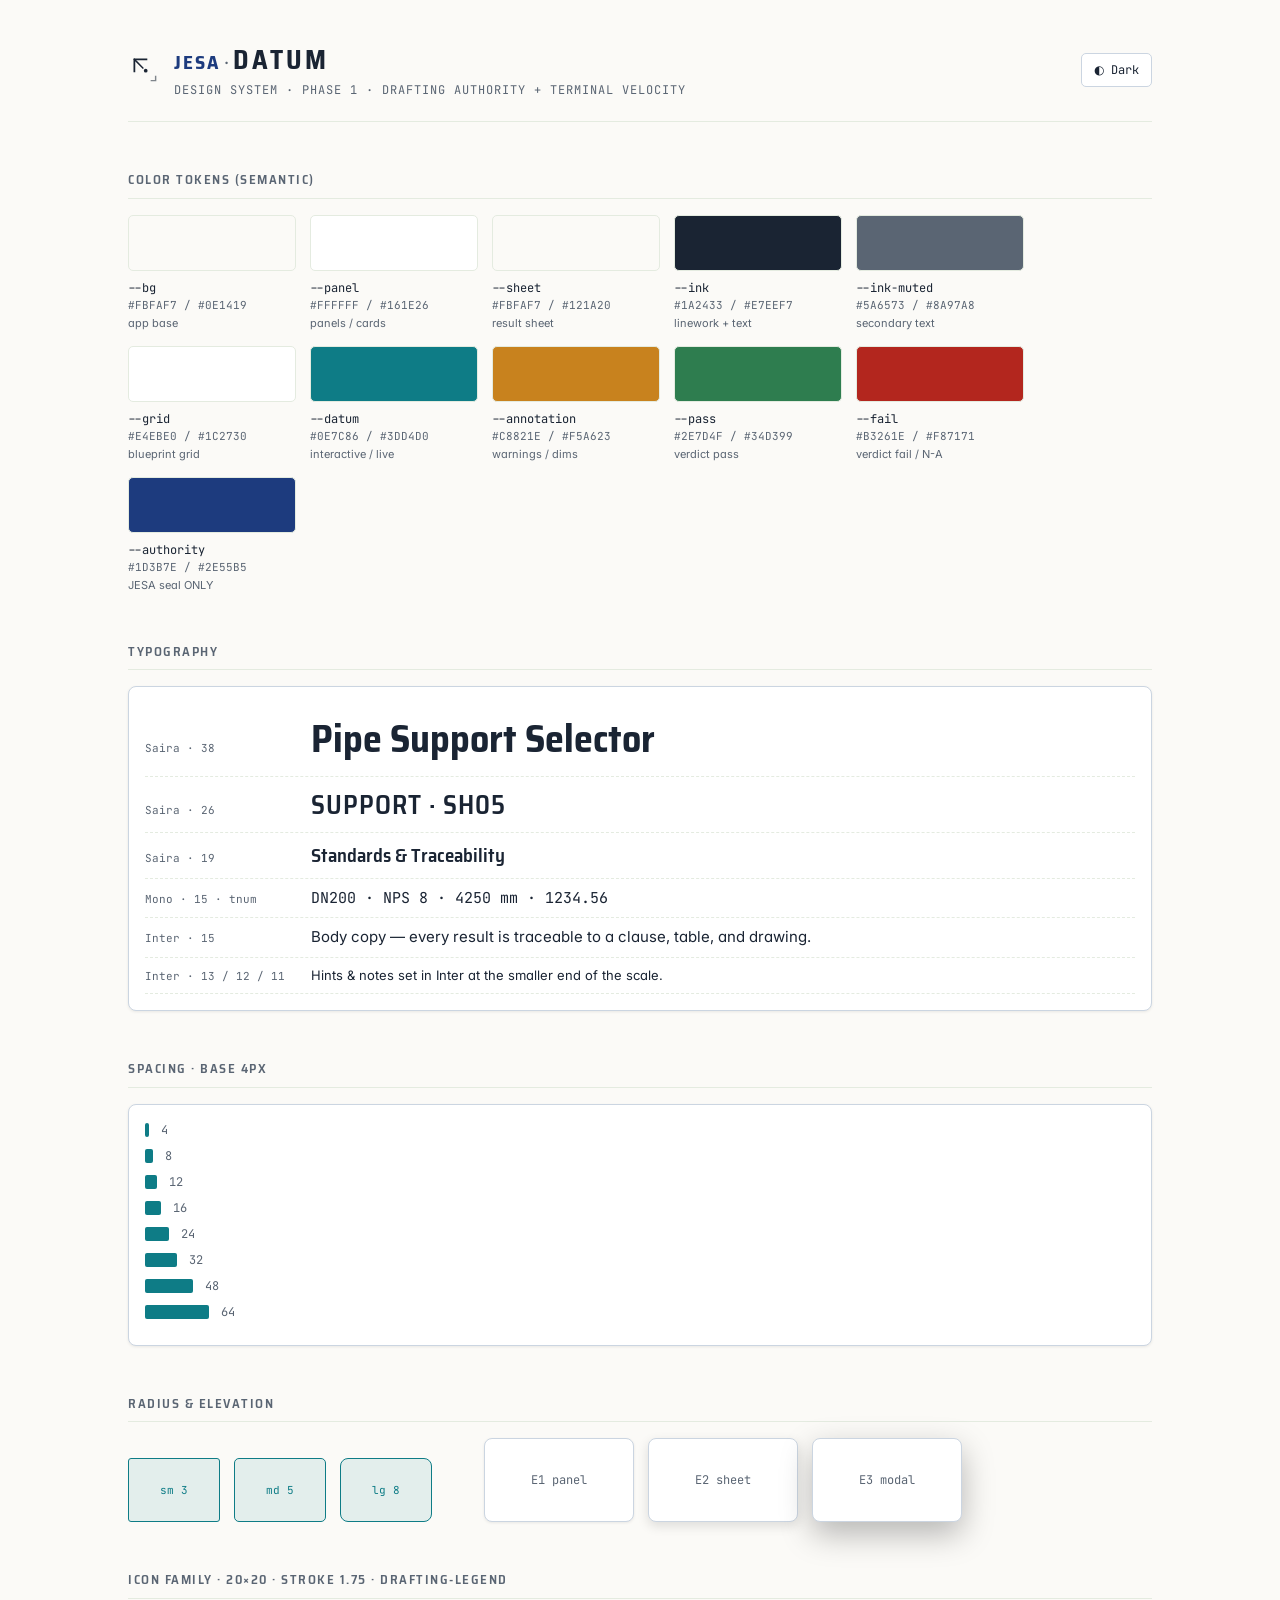
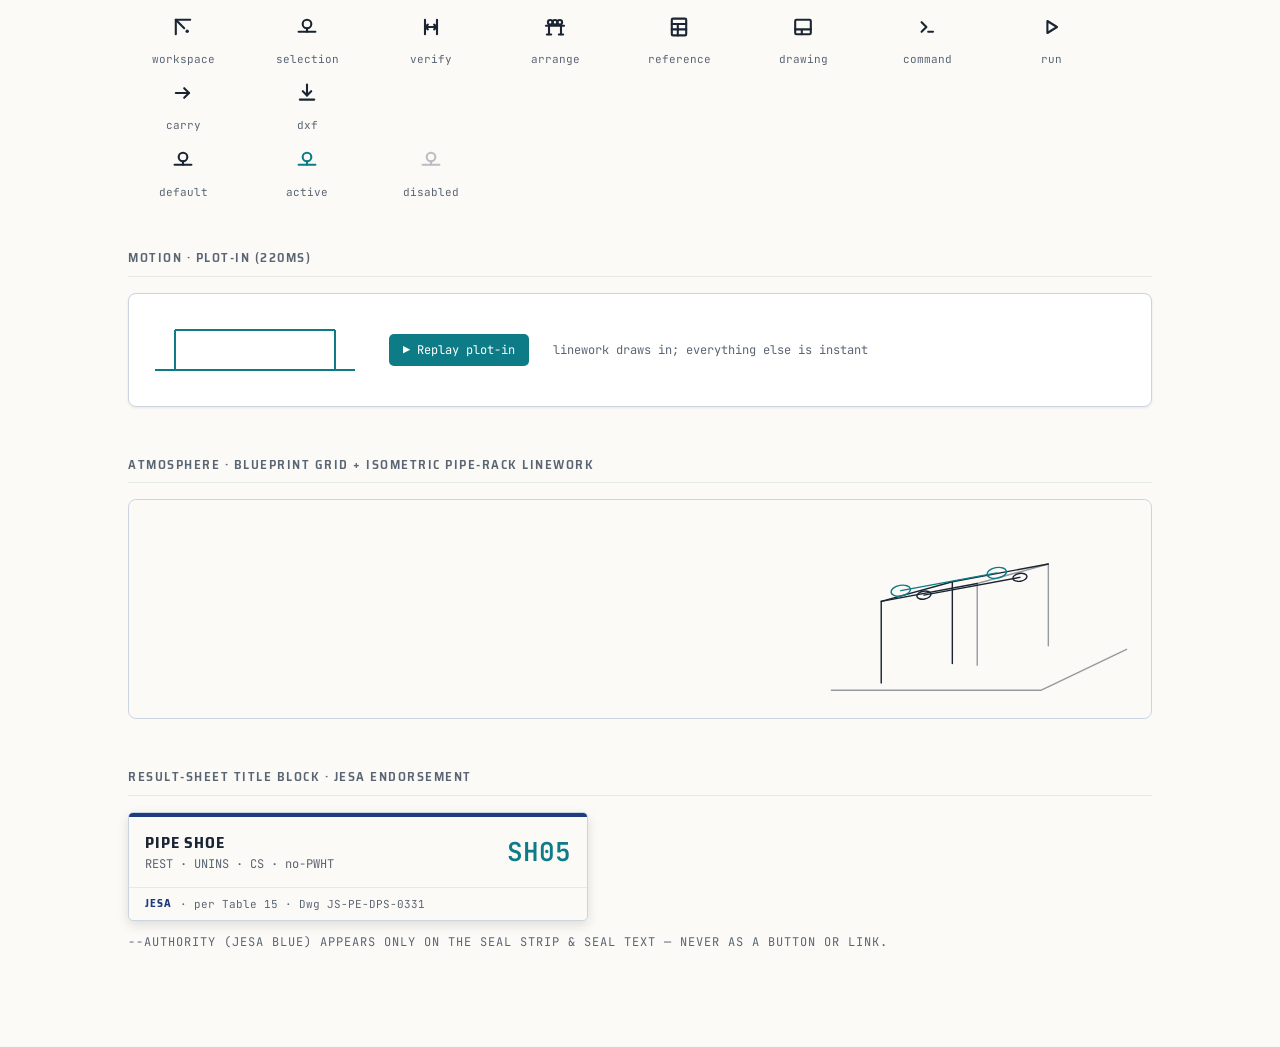
<file: static/styleguide.html>
<!DOCTYPE html>
<html lang="en">
<head>
  <meta charset="UTF-8">
  <meta name="viewport" content="width=device-width, initial-scale=1.0">
  <title>DATUM — Design System / Style Guide</title>

  <link rel="preconnect" href="https://fonts.googleapis.com">
  <link rel="preconnect" href="https://fonts.gstatic.com" crossorigin>
  <link href="https://fonts.googleapis.com/css2?family=Inter:wght@400;500;600;700&family=JetBrains+Mono:wght@400;600&family=Saira+Semi+Condensed:wght@500;600;700&display=swap" rel="stylesheet">

  <!-- the REAL application stylesheet — this page consumes the live DATUM tokens -->
  <link rel="stylesheet" href="/static/css/style.css">

  <style>
    /* ── style-guide presentation only (scoped to this page) ───────────────── */
    body { background: var(--bg); color: var(--ink); font-family: var(--font-body);
           margin: 0; line-height: 1.5; }
    .sg-wrap { max-width: 1080px; margin: 0 auto; padding: 40px 28px 96px; }

    .sg-top { display: flex; align-items: center; justify-content: space-between;
              gap: 16px; padding-bottom: 22px; border-bottom: 1px solid var(--grid); }
    .sg-lockup { display: flex; align-items: center; gap: 12px; }
    .sg-lockup svg { width: 34px; height: 34px; color: var(--ink); }
    .sg-jesa { font-family: var(--font-display); font-weight: 700; letter-spacing: 2px;
               color: var(--authority); font-size: var(--fs-19); }
    .sg-dot  { color: var(--ink-muted); font-size: var(--fs-19); }
    .sg-name { font-family: var(--font-display); font-weight: 700; letter-spacing: 3px;
               font-size: var(--fs-26); }
    .sg-tag  { font-size: var(--fs-12); color: var(--ink-muted); font-family: var(--font-mono);
               text-transform: uppercase; letter-spacing: 1px; margin-top: 2px; }
    .sg-toggle { font-family: var(--font-mono); font-size: var(--fs-12); cursor: pointer;
                 background: var(--panel); color: var(--ink); border: 1px solid var(--border);
                 border-radius: var(--radius); padding: 8px 12px; }

    h2.sg-h { font-family: var(--font-display); font-weight: 600; letter-spacing: 1.5px;
              text-transform: uppercase; font-size: var(--fs-13); color: var(--ink-muted);
              margin: 48px 0 16px; padding-bottom: 8px; border-bottom: 1px solid var(--grid); }

    .sg-row  { display: flex; flex-wrap: wrap; gap: 14px; }
    .sg-card { background: var(--panel); border: 1px solid var(--border);
               border-radius: var(--radius-lg); padding: 16px; box-shadow: var(--e1); }

    /* colors */
    .sw { width: 168px; }
    .sw-chip { height: 56px; border-radius: var(--radius); border: 1px solid var(--grid); }
    .sw-name { font-family: var(--font-mono); font-size: var(--fs-12); margin-top: 8px; }
    .sw-hex  { font-family: var(--font-mono); font-size: var(--fs-11); color: var(--ink-muted); }
    .sw-role { font-size: var(--fs-11); color: var(--ink-muted); margin-top: 2px; }

    /* type */
    .ty { display: flex; align-items: baseline; gap: 16px; padding: 8px 0;
          border-bottom: 1px dashed var(--grid); }
    .ty-meta { font-family: var(--font-mono); font-size: var(--fs-11); color: var(--ink-muted);
               width: 150px; flex: none; }
    .mono-num { font-family: var(--font-mono); font-variant-numeric: tabular-nums; }

    /* spacing */
    .sp { display: flex; align-items: center; gap: 12px; margin-bottom: 8px; }
    .sp-bar { height: 14px; background: var(--datum); border-radius: 2px; }
    .sp-lbl { font-family: var(--font-mono); font-size: var(--fs-12); color: var(--ink-muted); }

    /* elevation */
    .el { width: 150px; height: 84px; background: var(--panel); border: 1px solid var(--border);
          border-radius: var(--radius-lg); display: flex; align-items: center; justify-content: center;
          font-family: var(--font-mono); font-size: var(--fs-12); color: var(--ink-muted); }

    /* radius */
    .rd { width: 92px; height: 64px; background: var(--datum-soft); border: 1px solid var(--datum);
          display: flex; align-items: center; justify-content: center;
          font-family: var(--font-mono); font-size: var(--fs-11); color: var(--datum); }

    /* icons */
    .ic { width: 24px; height: 24px; color: var(--ink); }
    .ic-cell { width: 110px; text-align: center; }
    .ic-cell .lbl { display:block; font-family: var(--font-mono); font-size: var(--fs-11);
                    color: var(--ink-muted); margin-top: 6px; }
    .ic-cell:hover .ic { color: var(--datum); }
    .ic-active .ic { color: var(--datum); }
    .ic-disabled .ic { color: var(--ink-muted); opacity: .4; }

    /* motion demo */
    .plot { stroke-dasharray: 240; stroke-dashoffset: 240; }
    .plot.go { animation: plotIn var(--anim-med) var(--ease-datum) forwards; }
    @keyframes plotIn { to { stroke-dashoffset: 0; } }
    @media (prefers-reduced-motion: reduce) { .plot { stroke-dashoffset: 0; } .plot.go { animation: none; } }
    .btn { font-family: var(--font-mono); font-size: var(--fs-12); cursor: pointer;
           background: var(--datum); color: #fff; border: none;
           border-radius: var(--radius); padding: 8px 14px; }

    /* atmosphere */
    .atmo { position: relative; height: 220px; border: 1px solid var(--border);
            border-radius: var(--radius-lg); overflow: hidden; background: var(--bg); }
    .atmo .rack { position: absolute; right: 12px; bottom: 6px; width: 320px; color: var(--ink); }

    /* title-block strip (authority demo) */
    .tb { border: 1px solid var(--border); border-radius: var(--radius); overflow: hidden;
          background: var(--sheet); box-shadow: var(--e2); max-width: 460px; }
    .tb-strip { background: var(--authority); height: 4px; }
    .tb-body { padding: 14px 16px; display: flex; align-items: center; justify-content: space-between; }
    .tb-name { font-family: var(--font-display); font-weight: 700; letter-spacing: 1px; }
    .tb-code { font-family: var(--font-mono); font-weight: 600; font-size: var(--fs-26);
               color: var(--datum); }
    .tb-foot { padding: 8px 16px; border-top: 1px solid var(--grid);
               font-family: var(--font-mono); font-size: var(--fs-11); color: var(--ink-muted);
               display: flex; align-items: center; gap: 8px; }
    .tb-foot .seal { color: var(--authority); font-family: var(--font-display); font-weight: 700;
                     letter-spacing: 1px; }
  </style>
</head>
<body>

<div class="sg-wrap">

  <!-- ── HEADER / LOCKUP ──────────────────────────────────────────────── -->
  <div class="sg-top">
    <div class="sg-lockup">
      <svg viewBox="0 0 48 48" fill="none" stroke="currentColor" stroke-width="2.5"
           stroke-linecap="square" aria-label="DATUM mark">
        <path d="M9 26 V9 H26"/><path d="M9 9 L21 21" stroke-width="2"/>
        <circle cx="25" cy="25" r="2.6" fill="currentColor" stroke="none"/>
        <path d="M33 39 H39 V33" stroke-width="2" opacity="0.55"/>
      </svg>
      <div>
        <div><span class="sg-jesa">JESA</span> <span class="sg-dot">·</span> <span class="sg-name">DATUM</span></div>
        <div class="sg-tag">Design System · Phase 1 · drafting authority + terminal velocity</div>
      </div>
    </div>
    <button class="sg-toggle" id="themeToggle"><span id="themeLabel">◐ Dark</span></button>
  </div>

  <!-- ── COLORS ───────────────────────────────────────────────────────── -->
  <h2 class="sg-h">Color tokens (semantic)</h2>
  <div class="sg-row">
    <div class="sw"><div class="sw-chip" style="background:var(--bg)"></div><div class="sw-name">--bg</div><div class="sw-hex">#FBFAF7 / #0E1419</div><div class="sw-role">app base</div></div>
    <div class="sw"><div class="sw-chip" style="background:var(--panel)"></div><div class="sw-name">--panel</div><div class="sw-hex">#FFFFFF / #161E26</div><div class="sw-role">panels / cards</div></div>
    <div class="sw"><div class="sw-chip" style="background:var(--sheet)"></div><div class="sw-name">--sheet</div><div class="sw-hex">#FBFAF7 / #121A20</div><div class="sw-role">result sheet</div></div>
    <div class="sw"><div class="sw-chip" style="background:var(--ink)"></div><div class="sw-name">--ink</div><div class="sw-hex">#1A2433 / #E7EEF7</div><div class="sw-role">linework + text</div></div>
    <div class="sw"><div class="sw-chip" style="background:var(--ink-muted)"></div><div class="sw-name">--ink-muted</div><div class="sw-hex">#5A6573 / #8A97A8</div><div class="sw-role">secondary text</div></div>
    <div class="sw"><div class="sw-chip datum-grid" style="background:var(--panel)"></div><div class="sw-name">--grid</div><div class="sw-hex">#E4EBE0 / #1C2730</div><div class="sw-role">blueprint grid</div></div>
    <div class="sw"><div class="sw-chip" style="background:var(--datum)"></div><div class="sw-name">--datum</div><div class="sw-hex">#0E7C86 / #3DD4D0</div><div class="sw-role">interactive / live</div></div>
    <div class="sw"><div class="sw-chip" style="background:var(--annotation)"></div><div class="sw-name">--annotation</div><div class="sw-hex">#C8821E / #F5A623</div><div class="sw-role">warnings / dims</div></div>
    <div class="sw"><div class="sw-chip" style="background:var(--pass)"></div><div class="sw-name">--pass</div><div class="sw-hex">#2E7D4F / #34D399</div><div class="sw-role">verdict pass</div></div>
    <div class="sw"><div class="sw-chip" style="background:var(--fail)"></div><div class="sw-name">--fail</div><div class="sw-hex">#B3261E / #F87171</div><div class="sw-role">verdict fail / N-A</div></div>
    <div class="sw"><div class="sw-chip" style="background:var(--authority)"></div><div class="sw-name">--authority</div><div class="sw-hex">#1D3B7E / #2E55B5</div><div class="sw-role">JESA seal ONLY</div></div>
  </div>

  <!-- ── TYPOGRAPHY ───────────────────────────────────────────────────── -->
  <h2 class="sg-h">Typography</h2>
  <div class="sg-card" style="width:100%">
    <div class="ty"><span class="ty-meta">Saira · 38</span><span style="font-family:var(--font-display);font-weight:700;font-size:var(--fs-38)">Pipe Support Selector</span></div>
    <div class="ty"><span class="ty-meta">Saira · 26</span><span style="font-family:var(--font-display);font-weight:600;font-size:var(--fs-26);letter-spacing:1px">SUPPORT · SH05</span></div>
    <div class="ty"><span class="ty-meta">Saira · 19</span><span style="font-family:var(--font-display);font-weight:600;font-size:var(--fs-19)">Standards &amp; Traceability</span></div>
    <div class="ty"><span class="ty-meta">Mono · 15 · tnum</span><span class="mono-num" style="font-size:var(--fs-15)">DN200 · NPS 8 · 4250 mm · 1234.56</span></div>
    <div class="ty"><span class="ty-meta">Inter · 15</span><span style="font-size:var(--fs-15)">Body copy — every result is traceable to a clause, table, and drawing.</span></div>
    <div class="ty"><span class="ty-meta">Inter · 13 / 12 / 11</span><span style="font-size:var(--fs-13)">Hints &amp; notes set in Inter at the smaller end of the scale.</span></div>
  </div>

  <!-- ── SPACING ──────────────────────────────────────────────────────── -->
  <h2 class="sg-h">Spacing · base 4px</h2>
  <div class="sg-card" style="width:100%">
    <div class="sp"><div class="sp-bar" style="width:4px"></div><span class="sp-lbl">4</span></div>
    <div class="sp"><div class="sp-bar" style="width:8px"></div><span class="sp-lbl">8</span></div>
    <div class="sp"><div class="sp-bar" style="width:12px"></div><span class="sp-lbl">12</span></div>
    <div class="sp"><div class="sp-bar" style="width:16px"></div><span class="sp-lbl">16</span></div>
    <div class="sp"><div class="sp-bar" style="width:24px"></div><span class="sp-lbl">24</span></div>
    <div class="sp"><div class="sp-bar" style="width:32px"></div><span class="sp-lbl">32</span></div>
    <div class="sp"><div class="sp-bar" style="width:48px"></div><span class="sp-lbl">48</span></div>
    <div class="sp"><div class="sp-bar" style="width:64px"></div><span class="sp-lbl">64</span></div>
  </div>

  <!-- ── RADIUS + ELEVATION ───────────────────────────────────────────── -->
  <h2 class="sg-h">Radius &amp; elevation</h2>
  <div class="sg-row" style="align-items:flex-end">
    <div class="rd" style="border-radius:var(--radius-sm)">sm 3</div>
    <div class="rd" style="border-radius:var(--radius)">md 5</div>
    <div class="rd" style="border-radius:var(--radius-lg)">lg 8</div>
    <div style="width:24px"></div>
    <div class="el" style="box-shadow:var(--e1)">E1 panel</div>
    <div class="el" style="box-shadow:var(--e2)">E2 sheet</div>
    <div class="el" style="box-shadow:var(--e3)">E3 modal</div>
  </div>

  <!-- ── ICONS ────────────────────────────────────────────────────────── -->
  <h2 class="sg-h">Icon family · 20×20 · stroke 1.75 · drafting-legend</h2>
  <div class="sg-row">
    <div class="ic-cell"><svg class="ic"><use href="/static/images/icons/datum-icons.svg#ic-workspace"></use></svg><span class="lbl">workspace</span></div>
    <div class="ic-cell"><svg class="ic"><use href="/static/images/icons/datum-icons.svg#ic-selection"></use></svg><span class="lbl">selection</span></div>
    <div class="ic-cell"><svg class="ic"><use href="/static/images/icons/datum-icons.svg#ic-verify"></use></svg><span class="lbl">verify</span></div>
    <div class="ic-cell"><svg class="ic"><use href="/static/images/icons/datum-icons.svg#ic-arrange"></use></svg><span class="lbl">arrange</span></div>
    <div class="ic-cell"><svg class="ic"><use href="/static/images/icons/datum-icons.svg#ic-reference"></use></svg><span class="lbl">reference</span></div>
    <div class="ic-cell"><svg class="ic"><use href="/static/images/icons/datum-icons.svg#ic-drawing"></use></svg><span class="lbl">drawing</span></div>
    <div class="ic-cell"><svg class="ic"><use href="/static/images/icons/datum-icons.svg#ic-command"></use></svg><span class="lbl">command</span></div>
    <div class="ic-cell"><svg class="ic"><use href="/static/images/icons/datum-icons.svg#ic-run"></use></svg><span class="lbl">run</span></div>
    <div class="ic-cell"><svg class="ic"><use href="/static/images/icons/datum-icons.svg#ic-carry"></use></svg><span class="lbl">carry</span></div>
    <div class="ic-cell"><svg class="ic"><use href="/static/images/icons/datum-icons.svg#ic-dxf"></use></svg><span class="lbl">dxf</span></div>
  </div>
  <div class="sg-row" style="margin-top:14px">
    <div class="ic-cell"><svg class="ic"><use href="/static/images/icons/datum-icons.svg#ic-selection"></use></svg><span class="lbl">default</span></div>
    <div class="ic-cell ic-active"><svg class="ic"><use href="/static/images/icons/datum-icons.svg#ic-selection"></use></svg><span class="lbl">active</span></div>
    <div class="ic-cell ic-disabled"><svg class="ic"><use href="/static/images/icons/datum-icons.svg#ic-selection"></use></svg><span class="lbl">disabled</span></div>
  </div>

  <!-- ── MOTION ───────────────────────────────────────────────────────── -->
  <h2 class="sg-h">Motion · plot-in (220ms)</h2>
  <div class="sg-card" style="width:100%;display:flex;align-items:center;gap:24px">
    <svg width="220" height="80" viewBox="0 0 220 80" fill="none" stroke="var(--datum)" stroke-width="2">
      <path id="plotPath" class="plot" d="M10 60 H210 M30 60 V20 M190 60 V20 M30 20 H190"/>
    </svg>
    <button class="btn" id="plotBtn">▶ Replay plot-in</button>
    <span class="sp-lbl">linework draws in; everything else is instant</span>
  </div>

  <!-- ── ATMOSPHERE ───────────────────────────────────────────────────── -->
  <h2 class="sg-h">Atmosphere · blueprint grid + isometric pipe-rack linework</h2>
  <div class="atmo datum-grid">
    <svg class="rack" viewBox="0 0 360 220" fill="none" stroke="currentColor" stroke-width="1.6"
         stroke-linecap="round" stroke-linejoin="round">
      <path opacity=".45" d="M14 196 L250 196 L346 150"/>
      <path d="M70 188 V96 M150 166 V74 M70 96 L150 74"/>
      <path opacity=".45" d="M178 168 V76 M258 146 V54 M178 76 L258 54"/>
      <path d="M70 96 L178 76 M150 74 L258 54"/>
      <ellipse stroke="var(--datum)" cx="92" cy="84" rx="11" ry="6" transform="rotate(-10 92 84)"/>
      <path stroke="var(--datum)" d="M92 84 L200 64"/>
      <ellipse stroke="var(--datum)" cx="200" cy="64" rx="11" ry="6" transform="rotate(-10 200 64)"/>
      <ellipse cx="118" cy="89" rx="8" ry="4.4" transform="rotate(-10 118 89)"/>
      <path d="M118 89 L226 69"/>
      <ellipse cx="226" cy="69" rx="8" ry="4.4" transform="rotate(-10 226 69)"/>
    </svg>
  </div>

  <!-- ── TITLE BLOCK / AUTHORITY ──────────────────────────────────────── -->
  <h2 class="sg-h">Result-sheet title block · JESA endorsement</h2>
  <div class="tb">
    <div class="tb-strip"></div>
    <div class="tb-body">
      <div><div class="tb-name">PIPE SHOE</div><div class="sp-lbl">REST · UNINS · CS · no-PWHT</div></div>
      <div class="tb-code">SH05</div>
    </div>
    <div class="tb-foot"><span class="seal">JESA</span> · per Table 15 · Dwg JS-PE-DPS-0331</div>
  </div>
  <p class="sg-tag" style="margin-top:12px">--authority (JESA blue) appears only on the seal strip &amp; seal text — never as a button or link.</p>

</div>

<script>
  // theme toggle — shares the app's localStorage key so the choice is consistent
  (function () {
    var btn = document.getElementById('themeToggle');
    var lbl = document.getElementById('themeLabel');
    function apply(t) {
      if (t === 'dark') { document.documentElement.setAttribute('data-theme','dark'); lbl.textContent = '☀ Light'; }
      else { document.documentElement.removeAttribute('data-theme'); lbl.textContent = '◐ Dark'; }
    }
    var saved = localStorage.getItem('pss-theme') === 'dark' ? 'dark' : 'light';
    apply(saved);
    btn.addEventListener('click', function () {
      var next = document.documentElement.getAttribute('data-theme') === 'dark' ? 'light' : 'dark';
      localStorage.setItem('pss-theme', next); apply(next);
    });
  })();
  // plot-in replay
  (function () {
    var path = document.getElementById('plotPath');
    var btn = document.getElementById('plotBtn');
    function go() { path.classList.remove('go'); void path.getBBox(); path.classList.add('go'); }
    go(); btn.addEventListener('click', go);
  })();
</script>

</body>
</html>
</file>
<file: static/css/style.css>
/* ==========================================================================
   JESA Piping Support Selector & Span Calculator — Engineering UI
   Single consolidated stylesheet for all three pages.
   ========================================================================== */

/* ── CSS VARIABLES ──────────────────────────────────────────────── */
:root {
  --bg-main:         #F0F4F8;
  --bg-card:         #FFFFFF;
  --bg-header:       #003DA5;
  --bg-surface:      #F8FAFC;
  --bg-footer:       #002B7A;

  --accent-blue:     #0057D9;
  --accent-blue-dk:  #0047B8;
  --accent-blue-lt:  #E8F0FE;

  --accent-amber:    #F59E0B;
  --accent-amber-dk: #D97706;
  --accent-amber-lt: rgba(245,158,11,0.10);

  --accent-green:    #059669;
  --accent-green-lt: rgba(5,150,105,0.10);

  --red:             #DC2626;
  --red-dk:          #B91C1C;
  --red-lt:          rgba(220,38,38,0.08);

  --text-primary:    #0F172A;
  --text-secondary:  #475569;
  --text-muted:      #94A3B8;

  --border:          #CBD5E1;
  --shadow:          0 1px 3px rgba(0,0,0,0.08);

  --font-ui:      'Inter', system-ui, -apple-system, sans-serif;
  --font-body:    'Inter', system-ui, -apple-system, sans-serif;
  --font-mono:    'JetBrains Mono', 'IBM Plex Mono', 'Consolas', monospace;
  --font-display: 'Saira Semi Condensed', 'Rajdhani', var(--font-ui);

  /* Drawing-sheet surfaces (drafting metaphor) */
  --surface-sheet:  #FBFAF7;
  --ink:            #1A2433;
  --dimension-line: #64748B;

  --space-unit: 4px;

  --radius-sm: 3px;
  --radius:    5px;
  --radius-lg: 8px;

  --anim-fast: 0.12s;
  --anim-med:  0.22s;

  /* ===== DATUM design system — semantic layer (additive; light "vellum") ===== */
  --bg:          #FBFAF7;   /* app base                                    */
  --panel:       #FFFFFF;   /* input panels / cards                        */
  --sheet:       #FBFAF7;   /* result-sheet surface                        */
  /* --ink already defined above (#1A2433) — primary linework + text       */
  --ink-muted:   #5A6573;   /* secondary text                             */
  --grid:        #E4EBE0;   /* blueprint grid / hairlines                  */
  --datum:       #0E7C86;   /* interactive / active / live data            */
  --datum-soft:  rgba(14,124,134,0.10);
  --annotation:  #C8821E;   /* dimensions-of-interest, warnings, refinement */
  --pass:        #2E7D4F;   /* verdicts                                    */
  --fail:        #B3261E;   /* verdicts / N-A                              */
  --authority:   #1D3B7E;   /* JESA seal — title-block strip ONLY, never interactive */

  /* hero identity band — industrial process-plant photo carried under a
     navy engineering scrim. Vertical scrim sets overall mood; the left
     scrim keeps the headline column legible over any image. */
  --hero-photo:    url('/static/images/brand/hero-plant.png');
  --hero-scrim-a:  rgba(7,14,33,0.58);   /* vertical: top   */
  --hero-scrim-b:  rgba(7,14,33,0.80);   /* vertical: mid   */
  --hero-scrim-c:  rgba(7,14,33,0.94);   /* vertical: base  */
  --hero-scrim-l1: rgba(7,14,33,0.94);   /* left edge — darkest, behind copy */
  --hero-scrim-l2: rgba(7,14,33,0.52);   /* mid    */
  --hero-scrim-l3: rgba(7,14,33,0.12);   /* right edge — image breathes */

  /* type scale (locked) */
  --fs-11: 11px; --fs-12: 12px; --fs-13: 13px; --fs-15: 15px;
  --fs-19: 19px; --fs-26: 26px; --fs-38: 38px;

  /* elevation */
  --e1: 0 1px 3px rgba(0,0,0,0.08);
  --e2: 0 4px 12px rgba(0,0,0,0.12);
  --e3: 0 12px 32px rgba(0,0,0,0.28);

  /* motion easing (plot-in + interactions) */
  --ease-datum: cubic-bezier(.2,.6,.2,1);
}

/* ── DARK MODE ──────────────────────────────────────────────────── */
[data-theme="dark"] {
  color-scheme: dark;
  --bg-main:         #0F172A;
  --bg-card:         #1E293B;
  --bg-header:       #002B7A;
  --bg-surface:      #172033;
  --bg-footer:       #0A0F1E;

  --accent-blue:     #3B82F6;
  --accent-blue-dk:  #2563EB;
  --accent-blue-lt:  #1E3A5F;

  --accent-amber-lt: rgba(245,158,11,0.12);
  --accent-green:    #10B981;
  --accent-green-lt: rgba(16,185,129,0.12);

  --text-primary:    #F1F5F9;
  --text-secondary:  #94A3B8;
  --text-muted:      #64748B;

  --border:          #334155;
  --shadow:          0 1px 3px rgba(0,0,0,0.28);
  --red-lt:          rgba(220,38,38,0.15);

  --surface-sheet:   #141C2B;
  --ink:             #E7EEF7;
  --dimension-line:  #7C8BA1;

  /* ===== DATUM design system — semantic layer (dark "film") ===== */
  --bg:          #0E1419;
  --panel:       #161E26;
  --sheet:       #121A20;
  --ink-muted:   #8A97A8;
  --grid:        #1C2730;
  --datum:       #3DD4D0;
  --datum-soft:  rgba(61,212,208,0.12);
  --annotation:  #F5A623;
  --pass:        #34D399;
  --fail:        #F87171;
  --authority:   #2E55B5;   /* lifted JESA blue for contrast on film-charcoal */

  --e1: 0 1px 3px rgba(0,0,0,0.30);
  --e2: 0 4px 14px rgba(0,0,0,0.40);
  --e3: 0 12px 36px rgba(0,0,0,0.50);
}

/* ── DATUM blueprint-grid utility (themeable drafting-board backdrop) ─────── */
.datum-grid {
  background-image:
    linear-gradient(var(--grid) 1px, transparent 1px),
    linear-gradient(90deg, var(--grid) 1px, transparent 1px);
  background-size: 24px 24px;
  background-position: -1px -1px;
}

/* ── RESET ──────────────────────────────────────────────────────── */
*, *::before, *::after { box-sizing: border-box; margin: 0; padding: 0; }
html {
  font-size: 16px;
  -webkit-font-smoothing: antialiased;
  -moz-osx-font-smoothing: grayscale;
  color-scheme: light;
}
body {
  font-family: var(--font-body);
  font-feature-settings: "cv02","cv03","cv04","cv11";
  background: var(--bg-main);
  color: var(--text-primary);
  min-height: 100vh;
  display: flex;
  flex-direction: column;
  line-height: 1.5;
}
button { font-family: inherit; cursor: pointer; }
a { color: inherit; }

/* ── TOP BAR ────────────────────────────────────────────────────── */
.navbar {
  background: var(--bg-header);
  border-bottom: 1px solid rgba(255,255,255,0.06);
  position: sticky;
  top: 0;
  z-index: 200;
}
.navbar::after {
  content: '';
  display: block;
  height: 2px;
  background: #4D8FFF;
  opacity: 0.7;
}
.navbar-inner {
  padding: 0 24px;
  height: 52px;
  display: flex;
  align-items: center;
  justify-content: space-between;
}
.brand { display: flex; align-items: center; gap: 14px; }
.logo-app {
  height: 36px;
  width: 36px;
  border-radius: 6px;
  flex-shrink: 0;
}
.logo-label {
  font-family: var(--font-ui);
  font-size: 13px;
  font-weight: 700;
  letter-spacing: 3px;
  color: #FFFFFF;
  text-transform: uppercase;
  user-select: none;
}
.nav-divider {
  width: 1px;
  height: 22px;
  background: rgba(255,255,255,0.18);
}
.tool-title { display: flex; flex-direction: column; gap: 1px; }
.title-main {
  font-family: var(--font-ui);
  font-size: 13px;
  font-weight: 700;
  color: #FFFFFF;
  letter-spacing: 0.8px;
  text-transform: uppercase;
}
.title-sub {
  font-size: 10px;
  color: rgba(255,255,255,0.55);
  letter-spacing: 0.6px;
  text-transform: uppercase;
}
.navbar-right { display: flex; align-items: center; gap: 8px; }
.status-dot {
  width: 6px;
  height: 6px;
  border-radius: 50%;
  background: #4ADE80;
  animation: statusPulse 2.4s ease-in-out infinite;
}
@keyframes statusPulse {
  0%, 100% { opacity: 1; }
  50%       { opacity: 0.45; }
}
.navbar-badge {
  background: rgba(255,255,255,0.08);
  border: 1px solid rgba(255,255,255,0.12);
  color: rgba(255,255,255,0.75);
  padding: 3px 10px;
  border-radius: 3px;
  font-family: var(--font-ui);
  font-size: 10px;
  font-weight: 600;
  letter-spacing: 1px;
  text-transform: uppercase;
}
.nav-tool-link {
  display: flex;
  align-items: center;
  gap: 5px;
  background: rgba(255,255,255,0.08);
  border: 1px solid rgba(255,255,255,0.14);
  color: rgba(255,255,255,0.85);
  padding: 4px 10px;
  border-radius: 3px;
  font-family: var(--font-ui);
  font-size: 10px;
  font-weight: 600;
  letter-spacing: 0.8px;
  text-transform: uppercase;
  text-decoration: none;
  transition: background var(--anim-fast), border-color var(--anim-fast), color var(--anim-fast);
}
.nav-tool-link:hover {
  background: rgba(255,255,255,0.16);
  border-color: rgba(255,255,255,0.28);
  color: #FFFFFF;
}
.nav-tool-link.active {
  background: var(--accent-blue);
  border-color: var(--accent-blue);
  color: #FFFFFF;
}
.theme-toggle {
  background: transparent;
  border: none;
  cursor: pointer;
  padding: 5px 7px;
  border-radius: 3px;
  font-size: 15px;
  line-height: 1;
  display: flex;
  align-items: center;
  justify-content: center;
  transition: background var(--anim-fast);
}
.theme-toggle:hover { background: rgba(255,255,255,0.10); }

/* ══════════════════════════════════════════════════════════════════
   WORKSPACE SHELL — slim top bar + global capability rail
   ══════════════════════════════════════════════════════════════════ */
.topbar {
  background: var(--bg-header);
  border-bottom: 1px solid rgba(255,255,255,0.06);
  position: sticky;
  top: 0;
  z-index: 200;
  display: flex;
  align-items: center;
  gap: 16px;
  height: 52px;
  padding: 0 20px;
}
.topbar::after {
  content: '';
  position: absolute;
  left: 0; right: 0; bottom: -2px;
  height: 2px;
  background: #4D8FFF;
  opacity: 0.7;
}
.topbar-brand { display: flex; align-items: center; gap: 10px; text-decoration: none; flex-shrink: 0; }
.topbar-logo  { height: 26px; width: auto; flex-shrink: 0; }
.topbar-wordmark {
  font-family: var(--font-ui);
  font-size: 13px;
  font-weight: 700;
  letter-spacing: 0.5px;
  color: #FFFFFF;
  text-transform: uppercase;
  white-space: nowrap;
}
.topbar-context { display: flex; align-items: center; gap: 12px; min-width: 0; }
.topbar-sep { color: rgba(255,255,255,0.3); font-size: 16px; }
.topbar-crumb { display: flex; flex-direction: column; min-width: 0; }
.topbar-crumb-main {
  font-family: var(--font-ui);
  font-size: 12px;
  font-weight: 600;
  color: #FFFFFF;
  letter-spacing: 0.4px;
  text-transform: uppercase;
  white-space: nowrap;
  overflow: hidden;
  text-overflow: ellipsis;
}
.topbar-crumb-sub {
  font-size: 10px;
  color: rgba(255,255,255,0.55);
  letter-spacing: 0.4px;
  white-space: nowrap;
  overflow: hidden;
  text-overflow: ellipsis;
}
.topbar-right { margin-left: auto; display: flex; align-items: center; gap: 12px; flex-shrink: 0; }
.topbar-status {
  display: flex;
  align-items: center;
  gap: 6px;
  font-family: var(--font-mono);
  font-size: 10px;
  letter-spacing: 0.5px;
  text-transform: uppercase;
  color: rgba(255,255,255,0.6);
}
.topbar-status-dot {
  width: 6px;
  height: 6px;
  border-radius: 50%;
  background: #4ADE80;
  animation: statusPulse 2.4s ease-in-out infinite;
}

.workspace { flex: 1; display: flex; align-items: stretch; min-height: 0; }
.rail {
  width: 220px;
  min-width: 220px;
  background: var(--bg-card);
  border-right: 1px solid var(--border);
  position: sticky;
  top: 54px;
  height: calc(100vh - 54px);
  overflow-y: auto;
  display: flex;
  flex-direction: column;
  gap: 2px;
  padding: 18px 12px;
}
.rail-group { display: flex; flex-direction: column; gap: 2px; margin-top: 16px; }
.rail-group-label {
  font-family: var(--font-ui);
  font-size: 9px;
  font-weight: 700;
  letter-spacing: 2px;
  text-transform: uppercase;
  color: var(--text-muted);
  padding: 0 10px;
  margin-bottom: 6px;
}
.rail-item {
  display: flex;
  align-items: center;
  gap: 11px;
  padding: 9px 10px;
  border-radius: var(--radius);
  text-decoration: none;
  color: var(--text-secondary);
  font-family: var(--font-ui);
  font-size: 13px;
  font-weight: 600;
  letter-spacing: 0.2px;
  border: 1px solid transparent;
  transition: background var(--anim-fast), color var(--anim-fast), border-color var(--anim-fast);
  white-space: nowrap;
}
.rail-item:hover { background: var(--bg-surface); color: var(--text-primary); }
.rail-item.active { background: var(--accent-blue-lt); color: var(--accent-blue); border-color: var(--accent-blue); }
.rail-icon { width: 18px; height: 18px; flex-shrink: 0; display: flex; align-items: center; justify-content: center; color: currentColor; }
.rail-icon svg { width: 18px; height: 18px; }
.rail-home { margin-bottom: 2px; }
.rail-roadmap {
  margin-top: auto;
  padding-top: 16px;
  border-top: 1px solid var(--border);
  display: flex;
  flex-direction: column;
  gap: 7px;
}
.rail-soon { display: flex; align-items: center; gap: 8px; font-size: 11px; color: var(--text-muted); padding: 0 10px; }
.rail-soon::before { content: ''; width: 5px; height: 5px; border-radius: 50%; border: 1px solid var(--text-muted); flex-shrink: 0; }
.workspace-main { flex: 1 1 auto; display: flex; flex-direction: column; min-width: 0; }

/* ── APP SHELL ──────────────────────────────────────────────────── */
.app-shell {
  flex: 1;
  display: flex;
  align-items: stretch;
  min-height: 0;
}

/* ── STEP SIDEBAR ───────────────────────────────────────────────── */
.step-sidebar {
  width: 210px;
  min-width: 210px;
  background: var(--bg-card);
  border-right: 1px solid var(--border);
  display: flex;
  flex-direction: column;
  padding: 28px 20px;
  position: sticky;
  top: 54px;
  height: calc(100vh - 54px);
  overflow-y: auto;
}
.sidebar-section-label {
  font-family: var(--font-ui);
  font-size: 9px;
  font-weight: 700;
  letter-spacing: 2px;
  text-transform: uppercase;
  color: var(--text-muted);
  margin-bottom: 24px;
}
.stepper { display: flex; flex-direction: column; flex: 1; }
.si-item { display: flex; align-items: flex-start; gap: 12px; }
.si-spine { display: flex; flex-direction: column; align-items: center; flex-shrink: 0; }
.si-dot {
  width: 28px;
  height: 28px;
  border-radius: 50%;
  border: 1.5px solid var(--border);
  background: var(--bg-card);
  display: flex;
  align-items: center;
  justify-content: center;
  font-family: var(--font-mono);
  font-size: 11px;
  font-weight: 600;
  color: var(--text-muted);
  flex-shrink: 0;
  z-index: 1;
  transition: background var(--anim-med), border-color var(--anim-med), color var(--anim-med);
}
.si-line {
  width: 1px;
  height: 40px;
  background: var(--border);
  margin-top: 2px;
  transition: background var(--anim-med);
}
.si-content { padding-top: 4px; padding-bottom: 24px; }
.si-title {
  font-family: var(--font-ui);
  font-size: 12px;
  font-weight: 700;
  letter-spacing: 0.5px;
  color: var(--text-muted);
  text-transform: uppercase;
  line-height: 1.2;
  transition: color var(--anim-med);
}
.si-desc {
  font-size: 10px;
  color: var(--text-muted);
  margin-top: 2px;
  opacity: 0.7;
  transition: color var(--anim-med), opacity var(--anim-med);
}
.si-item.si-active .si-dot  { border-color: var(--accent-blue); color: var(--accent-blue); background: var(--accent-blue-lt); }
.si-item.si-active .si-title { color: var(--text-primary); }
.si-item.si-active .si-desc  { color: var(--text-secondary); opacity: 1; }
.si-item.si-done .si-dot   { border-color: var(--accent-blue); background: var(--accent-blue); color: #FFFFFF; }
.si-item.si-done .si-dot::after { content: '✓'; font-size: 12px; font-weight: 700; }
.si-item.si-done .si-dot span   { display: none; }
.si-item.si-done .si-title { color: var(--text-secondary); }
.si-item.si-done .si-line  { background: var(--accent-blue); }

.sidebar-meta { padding-top: 20px; border-top: 1px solid var(--border); margin-top: auto; }
.doc-ref-banner {
  display: flex;
  align-items: center;
  justify-content: space-between;
  gap: 8px;
  background: var(--accent-blue-lt);
  border-left: 3px solid var(--bg-header);
  border-radius: 0 3px 3px 0;
  padding: 10px 12px;
  text-decoration: none;
  transition: background var(--anim-fast);
}
.doc-ref-banner:hover { background: #dbeafe; }
.doc-ref-body  { display: flex; flex-direction: column; gap: 2px; }
.doc-ref-title {
  font-family: var(--font-ui);
  font-size: 11px;
  font-weight: 700;
  color: var(--bg-header);
  letter-spacing: 0.2px;
  line-height: 1.3;
}
.doc-ref-arrow {
  font-family: var(--font-ui);
  font-size: 10px;
  font-weight: 700;
  color: var(--bg-header);
  flex-shrink: 0;
  letter-spacing: 0.5px;
}
[data-theme="dark"] .doc-ref-banner       { background: var(--accent-blue-lt); border-left-color: var(--border); }
[data-theme="dark"] .doc-ref-banner:hover { background: #1e3a5f; }
[data-theme="dark"] .doc-ref-title        { color: var(--accent-blue); }
[data-theme="dark"] .doc-ref-arrow        { color: var(--accent-blue); }

/* ── MAIN LAYOUT ────────────────────────────────────────────────── */
.main-layout {
  flex: 1;
  display: grid;
  grid-template-columns: 400px 1fr;
  gap: 16px;
  padding: 16px 20px;
  align-items: start;
  min-width: 0;
}

/* ── FORM PANEL ─────────────────────────────────────────────────── */
.form-panel {
  background: var(--bg-card);
  border: 1px solid var(--border);
  border-radius: var(--radius-lg);
  padding: 0;
  position: sticky;
  top: 70px;
  box-shadow: var(--shadow);
  overflow: hidden;
}
.panel-header {
  display: flex;
  align-items: flex-start;
  gap: 10px;
  padding: 14px 20px;
  border-bottom: 1px solid var(--border);
  background: var(--bg-surface);
}
.panel-header-icon {
  width: 30px;
  height: 30px;
  background: var(--accent-blue-lt);
  border: 1px solid rgba(0,87,217,0.15);
  border-radius: var(--radius-sm);
  display: flex;
  align-items: center;
  justify-content: center;
  flex-shrink: 0;
}
.panel-header-icon svg { width: 15px; height: 15px; stroke: var(--accent-blue); }
.panel-header h2 {
  font-family: var(--font-ui);
  font-size: 11px;
  font-weight: 700;
  letter-spacing: 1px;
  text-transform: uppercase;
  color: var(--text-primary);
  margin-bottom: 2px;
}
.panel-header p { font-size: 11px; color: var(--text-muted); line-height: 1.4; }

/* Form sections */
.form-section {
  padding: 13px 20px;
  border-bottom: 1px solid var(--border);
}
.form-panel > .form-section:last-of-type { border-bottom: none; }

/* Submit button inside form-panel */
.form-panel > .submit-btn {
  margin: 12px 20px 18px;
  width: calc(100% - 40px);
}

/* Section label */
.section-label {
  display: flex;
  align-items: center;
  gap: 5px;
  font-family: var(--font-ui);
  font-size: 10px;
  font-weight: 700;
  text-transform: uppercase;
  letter-spacing: 1.5px;
  color: var(--text-muted);
  margin-bottom: 8px;
}
.label-icon {
  width: 11px;
  height: 11px;
  fill: var(--accent-blue);
  opacity: 0.7;
  flex-shrink: 0;
}
.optional-badge {
  margin-left: 4px;
  font-family: var(--font-mono);
  font-size: 9px;
  font-weight: 600;
  color: var(--text-muted);
  background: var(--bg-main);
  border: 1px solid var(--border);
  padding: 0 5px;
  border-radius: 2px;
  text-transform: uppercase;
  letter-spacing: 0.5px;
  vertical-align: middle;
}
.value-badge {
  margin-left: auto;
  background: var(--accent-blue);
  color: #FFFFFF;
  padding: 1px 7px;
  border-radius: 2px;
  font-family: var(--font-mono);
  font-size: 10px;
  font-weight: 600;
}
.field-hint {
  font-size: 10px;
  color: var(--text-muted);
  margin-top: 5px;
  line-height: 1.4;
}

/* ── DN CONVERTER ───────────────────────────────────────────────── */
.dn-converter-section { background: var(--bg-surface); }
.dn-row { display: flex; align-items: center; gap: 8px; flex-wrap: wrap; }
.dn-input-wrap {
  display: flex;
  align-items: center;
  border: 1px solid var(--border);
  border-radius: var(--radius-sm);
  overflow: hidden;
  background: var(--bg-card);
  transition: border-color var(--anim-fast);
}
.dn-input-wrap:focus-within { border-color: var(--accent-blue); }
.dn-prefix {
  padding: 0 9px;
  font-family: var(--font-ui);
  font-size: 10px;
  font-weight: 700;
  letter-spacing: 0.5px;
  color: #FFFFFF;
  background: var(--accent-blue);
  align-self: stretch;
  display: flex;
  align-items: center;
  user-select: none;
}
.dn-input {
  border: none;
  outline: none;
  padding: 7px 9px;
  width: 80px;
  font-family: var(--font-mono);
  font-size: 13px;
  color: var(--text-primary);
  background: transparent;
  -moz-appearance: textfield;
}
.dn-input::-webkit-outer-spin-button,
.dn-input::-webkit-inner-spin-button { -webkit-appearance: none; }
.dn-input::placeholder { color: var(--text-muted); font-family: var(--font-body); font-size: 11px; }
.dn-result { font-family: var(--font-mono); font-size: 11px; font-weight: 500; line-height: 1.4; flex: 1; min-width: 0; }
.dn-result.dn-ok    { color: var(--accent-green); }
.dn-result.dn-warn  { color: var(--accent-amber-dk); }
.dn-result.dn-error { color: var(--red); }

/* ── NPS GRID ───────────────────────────────────────────────────── */
.nps-grid {
  display: grid;
  grid-template-columns: repeat(6, 1fr);
  gap: 3px;
  margin-bottom: 4px;
}
.nps-btn {
  border: 1px solid var(--border);
  background: var(--bg-card);
  border-radius: var(--radius-sm);
  padding: 6px 2px;
  font-family: var(--font-mono);
  font-size: 10.5px;
  font-weight: 600;
  color: var(--text-secondary);
  cursor: pointer;
  text-align: center;
  line-height: 1;
  transition: border-color var(--anim-fast), background var(--anim-fast), color var(--anim-fast);
}
.nps-btn:hover  { border-color: var(--accent-blue); color: var(--accent-blue); background: var(--accent-blue-lt); }
.nps-btn.selected { border-color: var(--accent-blue); background: var(--accent-blue); color: #FFFFFF; font-weight: 700; }
.nps-btn.shake  { animation: shake 0.35s ease; }

/* ── PIPING CLASS INPUT ─────────────────────────────────────────── */
.pc-input-wrap {
  display: inline-flex;
  align-items: center;
  border: 1px solid var(--border);
  border-radius: var(--radius-sm);
  overflow: hidden;
  background: var(--bg-card);
  transition: border-color var(--anim-fast);
}
.pc-input-wrap:focus-within { border-color: var(--accent-blue); }
.pc-prefix {
  padding: 0 9px;
  font-family: var(--font-ui);
  font-size: 10px;
  font-weight: 700;
  letter-spacing: 0.5px;
  color: #FFFFFF;
  background: var(--accent-blue);
  align-self: stretch;
  display: flex;
  align-items: center;
  user-select: none;
}
.pc-input {
  border: none;
  outline: none;
  padding: 7px 9px;
  width: 100px;
  font-family: var(--font-mono);
  font-size: 13px;
  font-weight: 600;
  letter-spacing: 0.1em;
  color: var(--text-primary);
  background: transparent;
  text-transform: uppercase;
}
.pc-input::placeholder { color: var(--text-muted); font-weight: 400; text-transform: none; letter-spacing: 0; font-family: var(--font-body); font-size: 11px; }
.pc-feedback { margin-top: 6px; font-size: 11px; font-weight: 500; line-height: 1.45; }
.pc-feedback.pc-ok      { color: var(--accent-green); }
.pc-feedback.pc-unknown { color: var(--text-secondary); }
.pc-feedback.pc-excluded {
  color: var(--red-dk);
  background: var(--red-lt);
  border: 1px solid rgba(220,38,38,0.2);
  border-radius: var(--radius-sm);
  padding: 6px 10px;
  margin-top: 7px;
}
[data-theme="dark"] .pc-feedback.pc-excluded { background: rgba(220,38,38,0.15); border-color: rgba(220,38,38,0.3); color: #fca5a5; }

/* ── MATERIAL SELECT ────────────────────────────────────────────── */
.select-wrapper { position: relative; }
.select-wrapper::after {
  content: '';
  position: absolute;
  right: 11px;
  top: 50%;
  transform: translateY(-50%);
  width: 0; height: 0;
  border-left: 4px solid transparent;
  border-right: 4px solid transparent;
  border-top: 5px solid var(--text-muted);
  pointer-events: none;
}
.select-wrapper[data-auto="true"]::before {
  content: 'AUTO';
  position: absolute;
  right: 28px;
  top: 50%;
  transform: translateY(-50%);
  font-family: var(--font-ui);
  font-size: 9px;
  font-weight: 700;
  letter-spacing: 0.6px;
  color: #FFFFFF;
  background: var(--accent-blue);
  padding: 1px 5px;
  border-radius: 2px;
  pointer-events: none;
  z-index: 1;
}
.styled-select {
  width: 100%;
  padding: 8px 32px 8px 10px;
  border: 1px solid var(--border);
  border-radius: var(--radius-sm);
  background: var(--bg-card);
  font-family: var(--font-body);
  font-size: 13px;
  font-weight: 500;
  color: var(--text-primary);
  cursor: pointer;
  appearance: none;
  -webkit-appearance: none;
  outline: none;
  transition: border-color var(--anim-fast);
}
.styled-select:focus  { border-color: var(--accent-blue); }
.styled-select.error  { border-color: var(--red); }
.styled-select option, .styled-select optgroup { background: var(--bg-card); color: var(--text-primary); }
[data-theme="dark"] .styled-select option,
[data-theme="dark"] .styled-select optgroup    { background: var(--bg-card); }

/* ── TOGGLE ROWS (PWHT, Insulation) ─────────────────────────────── */
.toggle-row {
  display: flex;
  gap: 0;
  border: 1px solid var(--border);
  border-radius: var(--radius-sm);
  overflow: hidden;
  background: var(--bg-surface);
  width: fit-content;
}
.toggle-btn {
  display: flex;
  align-items: center;
  gap: 6px;
  border: none;
  border-right: 1px solid var(--border);
  background: transparent;
  padding: 7px 13px;
  font-family: var(--font-body);
  font-size: 12px;
  font-weight: 500;
  color: var(--text-secondary);
  cursor: pointer;
  transition: background var(--anim-fast), color var(--anim-fast);
}
.toggle-btn:last-child { border-right: none; }
.toggle-btn.active     { background: var(--accent-blue); color: #FFFFFF; font-weight: 600; }
.toggle-btn:hover:not(.active) { background: var(--bg-card); color: var(--text-primary); }
.toggle-icon { width: 13px; height: 13px; flex-shrink: 0; }
#pwhtGroup .toggle-btn[data-value="true"].active { background: var(--accent-amber); }

/* ── FUNCTION GRID ──────────────────────────────────────────────── */
.function-grid { display: grid; grid-template-columns: 1fr 1fr; gap: 6px; }
.fn-btn {
  border: 1px solid var(--border);
  background: var(--bg-card);
  border-radius: var(--radius);
  padding: 11px 8px 8px;
  cursor: pointer;
  text-align: center;
  display: flex;
  flex-direction: column;
  align-items: center;
  gap: 4px;
  transition: border-color var(--anim-fast), background var(--anim-fast);
  font-family: inherit;
}
.fn-btn:hover   { border-color: var(--accent-blue); background: var(--accent-blue-lt); }
.fn-btn.selected { border-color: var(--accent-blue); background: var(--accent-blue-lt); border-width: 1.5px; }
.fn-icon { width: 46px; height: 46px; }
.fn-icon svg { width: 100%; height: 100%; }
.fn-name {
  font-family: var(--font-ui);
  font-size: 11px;
  font-weight: 700;
  letter-spacing: 0.8px;
  text-transform: uppercase;
  color: var(--text-secondary);
  transition: color var(--anim-fast);
}
.fn-desc { font-size: 9.5px; color: var(--text-muted); line-height: 1.3; }
.fn-btn.selected .fn-name { color: var(--accent-blue); }
.fn-btn.shake { animation: shake 0.35s ease; }

/* ── SUBMIT BUTTON ──────────────────────────────────────────────── */
.submit-btn {
  width: 100%;
  padding: 11px 20px;
  background: var(--accent-blue);
  color: #FFFFFF;
  border: none;
  border-radius: var(--radius-sm);
  font-family: var(--font-ui);
  font-size: 11px;
  font-weight: 700;
  letter-spacing: 1.5px;
  text-transform: uppercase;
  cursor: pointer;
  display: flex;
  align-items: center;
  justify-content: center;
  gap: 8px;
  transition: background var(--anim-fast);
}
.submit-btn:hover    { background: var(--accent-blue-dk); }
.submit-btn:disabled { background: var(--border); color: var(--text-muted); cursor: not-allowed; }
.submit-arrow, .submit-spinner { width: 15px; height: 15px; flex-shrink: 0; }
.submit-spinner { animation: spin 0.9s linear infinite; }
@keyframes spin { to { transform: rotate(360deg); } }

/* ── RESULT PANEL ───────────────────────────────────────────────── */
.result-panel {
  background: var(--bg-card);
  border: 1px solid var(--border);
  border-radius: var(--radius-lg);
  min-height: 540px;
  display: flex;
  flex-direction: column;
  overflow: hidden;
  box-shadow: var(--shadow);
  position: sticky;
  top: 70px;
  max-height: calc(100vh - 86px);
  overflow-y: auto;
}
.result-panel::-webkit-scrollbar       { width: 4px; }
.result-panel::-webkit-scrollbar-track { background: var(--bg-main); }
.result-panel::-webkit-scrollbar-thumb { background: var(--border); border-radius: 2px; }

/* ── EMPTY STATE ────────────────────────────────────────────────── */
.empty-state {
  flex: 1;
  display: flex;
  flex-direction: column;
  align-items: center;
  justify-content: center;
  padding: 48px 32px;
  text-align: center;
}
.empty-graphic { margin-bottom: 20px; opacity: 0.4; }
.empty-graphic svg { width: 160px; height: 128px; }
.empty-state h3 {
  font-family: var(--font-ui);
  font-size: 13px;
  font-weight: 700;
  letter-spacing: 1px;
  text-transform: uppercase;
  color: var(--text-primary);
  margin-bottom: 8px;
}
.empty-state > p {
  font-size: 12px;
  color: var(--text-secondary);
  line-height: 1.65;
  max-width: 320px;
  margin-bottom: 24px;
}
.empty-steps { display: flex; flex-direction: column; gap: 8px; text-align: left; width: 100%; max-width: 260px; }
.step { display: flex; align-items: center; gap: 10px; font-size: 12px; color: var(--text-secondary); }
.step-num {
  width: 20px; height: 20px;
  border-radius: 50%;
  border: 1px solid rgba(0,87,217,0.25);
  background: var(--accent-blue-lt);
  color: var(--accent-blue);
  font-family: var(--font-mono);
  font-size: 10px;
  font-weight: 700;
  display: flex;
  align-items: center;
  justify-content: center;
  flex-shrink: 0;
}

/* ── RESULT CONTENT ─────────────────────────────────────────────── */
.result-content {
  flex: 1;
  display: flex;
  flex-direction: column;
  animation: slideIn var(--anim-med) ease;
}
.result-content::before {
  content: '';
  display: block;
  height: 3px;
  background: var(--accent-blue);
  flex-shrink: 0;
}
@keyframes slideIn {
  from { opacity: 0; transform: translateX(14px); }
  to   { opacity: 1; transform: translateX(0); }
}

/* ── RESULT SHEET (drawing title block + traceability footer) ────── */
.result-titleblock {
  display: flex;
  align-items: center;
  justify-content: space-between;
  gap: 12px;
  padding: 10px 16px;
  background: var(--bg-surface);
  border-bottom: 1px solid var(--border);
  flex-shrink: 0;
}
.result-titleblock-label {
  font-family: var(--font-display);
  font-size: 12px;
  font-weight: 700;
  letter-spacing: 1px;
  text-transform: uppercase;
  color: var(--ink);
}
.result-titleblock-ref {
  font-family: var(--font-mono);
  font-size: 10px;
  font-weight: 600;
  letter-spacing: 0.5px;
  color: var(--text-muted);
  border: 1px solid var(--border);
  border-radius: 2px;
  padding: 2px 7px;
}
.result-traceability {
  padding: 14px 24px 18px;
  border-top: 1px dashed var(--dimension-line);
  background: var(--bg-card);
  display: flex;
  flex-direction: column;
  gap: 12px;
  flex-shrink: 0;
}
.result-trace-note {
  font-size: 11px;
  line-height: 1.55;
  color: var(--text-muted);
  padding-left: 14px;
  position: relative;
}
.result-trace-note::before {
  content: '';
  position: absolute;
  left: 0;
  top: 3px;
  width: 6px;
  height: 6px;
  border-left: 1px solid var(--dimension-line);
  border-bottom: 1px solid var(--dimension-line);
}
.result-next {
  display: inline-flex;
  align-items: center;
  gap: 8px;
  align-self: flex-start;
  font-family: var(--font-ui);
  font-size: 12px;
  font-weight: 600;
  color: var(--accent-blue);
  text-decoration: none;
  padding: 8px 13px;
  border: 1px solid var(--accent-blue);
  border-radius: var(--radius);
  transition: background var(--anim-fast), color var(--anim-fast);
}
.result-next:hover { background: var(--accent-blue-lt); }
.result-next svg { flex-shrink: 0; }

/* ── ILLUSTRATION ZONE ──────────────────────────────────────────── */
.illus-zone {
  background-color: var(--bg-main);
  background-image: radial-gradient(circle, var(--border) 1px, transparent 1px);
  background-size: 18px 18px;
  padding: 28px 20px;
  display: flex;
  flex-direction: column;
  align-items: center;
  justify-content: center;
  min-height: 230px;
  position: relative;
  overflow: hidden;
}
.illus-corner { position: absolute; width: 14px; height: 14px; border-color: var(--border); border-style: solid; }
.illus-corner.tl { top: 10px; left: 10px;  border-width: 1px 0 0 1px; }
.illus-corner.tr { top: 10px; right: 10px; border-width: 1px 1px 0 0; }
.support-illus {
  width: 100%;
  max-width: 420px;
  height: auto;
  filter: drop-shadow(0 1px 3px rgba(0,87,217,0.10));
  position: relative;
  z-index: 1;
}
.illus-meta {
  margin-top: 10px;
  font-family: var(--font-mono);
  font-size: 9px;
  font-weight: 600;
  letter-spacing: 1.5px;
  text-transform: uppercase;
  color: var(--text-muted);
  position: relative;
  z-index: 1;
}

/* ── DETAILS ZONE ───────────────────────────────────────────────── */
.details-zone {
  padding: 20px 24px;
  flex: 1;
  display: flex;
  flex-direction: column;
  gap: 12px;
  background: var(--bg-card);
}
.result-header { display: flex; flex-direction: column; gap: 6px; }
.result-status-badge {
  display: inline-flex;
  align-items: center;
  gap: 5px;
  padding: 3px 10px;
  border-radius: 2px;
  font-family: var(--font-ui);
  font-size: 10px;
  font-weight: 700;
  letter-spacing: 1.2px;
  text-transform: uppercase;
  background: var(--accent-green-lt);
  color: var(--accent-green);
  border: 1px solid rgba(5,150,105,0.2);
  width: fit-content;
}
.result-status-badge::before { content: ''; width: 5px; height: 5px; border-radius: 50%; background: var(--accent-green); }
.result-code {
  font-family: var(--font-ui);
  font-size: 20px;
  font-weight: 700;
  letter-spacing: 0.3px;
  color: var(--text-primary);
  line-height: 1.3;
  text-transform: uppercase;
}

/* Input summary pills */
.input-summary { display: flex; flex-wrap: wrap; gap: 4px; }
.summary-pill {
  background: var(--bg-surface);
  border: 1px solid var(--border);
  border-radius: 2px;
  padding: 2px 8px;
  font-family: var(--font-mono);
  font-size: 10px;
  color: var(--text-secondary);
}
.summary-pill strong { color: var(--accent-blue); font-weight: 600; }

/* ── INFO CARDS ─────────────────────────────────────────────────── */
.info-card {
  background: var(--bg-surface);
  border-radius: var(--radius-sm);
  padding: 12px 14px;
  border: 1px solid var(--border);
}
.info-card-header {
  display: flex;
  align-items: center;
  gap: 6px;
  font-family: var(--font-ui);
  font-size: 9px;
  font-weight: 700;
  text-transform: uppercase;
  letter-spacing: 1.2px;
  color: var(--text-muted);
  margin-bottom: 10px;
}
.info-card-header svg { width: 12px; height: 12px; fill: var(--accent-blue); flex-shrink: 0; }

/* ── DRAWING CHIPS ──────────────────────────────────────────────── */
.chip-row { display: flex; flex-wrap: wrap; gap: 6px; }
.dwg-chip {
  display: inline-flex;
  flex-direction: column;
  align-items: flex-start;
  gap: 1px;
  position: relative;
  background: var(--bg-card);
  border: 1px solid var(--accent-blue);
  border-radius: var(--radius-sm);
  padding: 5px 24px 5px 9px;
  text-decoration: none;
}
.chip-code-label { font-family: var(--font-ui); font-size: 8px; font-weight: 700; letter-spacing: 0.08em; text-transform: uppercase; color: var(--accent-amber-dk); line-height: 1; }
.chip-ref-text   { font-family: var(--font-mono); font-size: 10.5px; font-weight: 600; color: var(--accent-blue); line-height: 1; letter-spacing: 0.2px; }
.dwg-chip-link   { cursor: pointer; transition: background var(--anim-fast), border-color var(--anim-fast); }
.dwg-chip-link::after { content: "↗"; position: absolute; top: 6px; right: 7px; font-size: 9px; color: var(--text-muted); font-weight: 400; }
.dwg-chip-link:hover  { background: var(--accent-blue); border-color: var(--accent-blue); }
.dwg-chip-link:hover .chip-code-label { color: rgba(255,255,255,0.75); }
.dwg-chip-link:hover .chip-ref-text   { color: #FFFFFF; }
.dwg-chip-link:hover::after           { color: rgba(255,255,255,0.75); }
.dwg-chip-none {
  display: inline-flex;
  align-items: center;
  background: var(--bg-main);
  border: 1px dashed var(--border);
  border-radius: var(--radius-sm);
  padding: 4px 9px;
  font-size: 11px;
  color: var(--text-muted);
  font-style: italic;
}

/* ── NOTE ITEMS ─────────────────────────────────────────────────── */
.note-item {
  background: var(--bg-card);
  border-left: 2px solid var(--accent-amber);
  padding: 8px 12px;
  margin-bottom: 6px;
  font-size: 11.5px;
  line-height: 1.6;
  color: var(--text-secondary);
  border-radius: 0 var(--radius-sm) var(--radius-sm) 0;
}
.note-item:last-child { margin-bottom: 0; }
.refinement-applied   { border-left-color: var(--accent-green); background: var(--accent-green-lt); }
.refinement-warning   { border-left-color: var(--red);          background: var(--red-lt); }

/* ── REFINEMENT STATE ───────────────────────────────────────────── */
.refinement-state { flex: 1; animation: slideIn var(--anim-med) ease; }
.refinement-badge {
  background: var(--accent-amber-lt);
  border-color: rgba(245,158,11,0.25);
  color: var(--accent-amber-dk);
}
.refinement-field      { padding: 12px 0; border-bottom: 1px solid var(--border); }
.refinement-field:first-child  { padding-top: 2px; }
.refinement-field:last-of-type { border-bottom: none; }
.refinement-label  { margin-bottom: 4px; }
.refinement-reason { margin-top: 0; margin-bottom: 8px; }
.refinement-choice { max-width: 520px; }
.refinement-option { min-width: 140px; }
.refinement-number-wrap {
  display: inline-flex;
  align-items: stretch;
  border: 1px solid var(--border);
  border-radius: var(--radius-sm);
  overflow: hidden;
  background: var(--bg-card);
  transition: border-color var(--anim-fast);
}
.refinement-number-wrap:focus-within { border-color: var(--accent-blue); }
.refinement-number { width: 110px; letter-spacing: 0; }
.refinement-unit   { min-width: 50px; justify-content: center; }
.refinement-submit { margin-top: 14px; width: auto; min-width: 200px; }

/* ── NA STATE ───────────────────────────────────────────────────── */
.na-state {
  flex: 1;
  display: flex;
  flex-direction: column;
  align-items: center;
  justify-content: center;
  padding: 56px 32px;
  text-align: center;
  animation: slideIn var(--anim-med) ease;
  position: relative;
}
.na-state::before { content: ''; position: absolute; top: 0; left: 0; right: 0; height: 3px; background: var(--accent-amber); }
.na-img     { width: 100px; height: auto; opacity: 0.3; margin-bottom: 18px; filter: saturate(0); }
.na-state h3 {
  font-family: var(--font-ui);
  font-size: 13px;
  font-weight: 700;
  letter-spacing: 1px;
  text-transform: uppercase;
  color: var(--accent-amber-dk);
  margin-bottom: 8px;
}
.na-state > p { font-size: 12px; color: var(--text-secondary); max-width: 320px; line-height: 1.65; margin-bottom: 18px; }
.na-params    { display: flex; flex-wrap: wrap; gap: 5px; justify-content: center; }

/* ── ERROR STATE ────────────────────────────────────────────────── */
.error-state {
  flex: 1;
  display: flex;
  flex-direction: column;
  align-items: center;
  justify-content: center;
  padding: 56px;
  text-align: center;
  animation: slideIn var(--anim-med) ease;
}
.error-icon {
  width: 48px; height: 48px;
  background: var(--red-lt);
  border: 1px solid rgba(220,38,38,0.18);
  border-radius: 50%;
  display: flex;
  align-items: center;
  justify-content: center;
  margin-bottom: 16px;
}
.error-icon svg { width: 22px; height: 22px; stroke: var(--red); }
.error-state h3 {
  font-family: var(--font-ui);
  font-size: 13px;
  font-weight: 700;
  letter-spacing: 0.5px;
  color: var(--red);
  margin-bottom: 6px;
}
.error-state > p { font-size: 12px; color: var(--text-secondary); max-width: 340px; line-height: 1.65; margin-bottom: 18px; }
.retry-btn {
  border: 1px solid var(--accent-blue);
  background: var(--bg-card);
  border-radius: var(--radius-sm);
  padding: 7px 18px;
  font-family: var(--font-ui);
  font-size: 11px;
  font-weight: 700;
  letter-spacing: 0.5px;
  text-transform: uppercase;
  color: var(--accent-blue);
  cursor: pointer;
  transition: background var(--anim-fast), color var(--anim-fast);
}
.retry-btn:hover { background: var(--accent-blue); color: #FFFFFF; }

/* ══════════════════════════════════════════════════════════════════
   SPAN CALCULATOR — SC-* STYLES
   ══════════════════════════════════════════════════════════════════ */

.sc-shell {
  flex: 1;
  display: flex;
  flex-direction: column;
  max-width: 1400px;
  width: 100%;
  margin: 0 auto;
  padding: 24px 24px 0;
}
.sc-page-header {
  display: flex;
  align-items: center;
  justify-content: space-between;
  margin-bottom: 20px;
}
.sc-page-header h1 {
  font-family: var(--font-ui);
  font-size: 13px;
  font-weight: 700;
  color: var(--text-primary);
  letter-spacing: 1px;
  text-transform: uppercase;
}
.sc-page-header .sc-subtitle { font-size: 10px; color: var(--text-muted); letter-spacing: 0.5px; margin-top: 2px; }
.sc-ref-link {
  display: inline-flex;
  align-items: center;
  gap: 5px;
  padding: 6px 12px;
  border-radius: var(--radius-sm);
  background: var(--accent-blue-lt);
  border: 1px solid rgba(0,87,217,0.2);
  color: var(--accent-blue);
  font-family: var(--font-ui);
  font-size: 10px;
  font-weight: 700;
  letter-spacing: 0.5px;
  text-decoration: none;
  text-transform: uppercase;
  white-space: nowrap;
  transition: background var(--anim-fast), color var(--anim-fast);
}
.sc-ref-link:hover { background: var(--accent-blue); color: #fff; }
.sc-layout { display: flex; gap: 20px; align-items: flex-start; }

/* Form column */
.sc-form-col {
  width: 400px;
  min-width: 340px;
  background: var(--bg-card);
  border: 1px solid var(--border);
  border-radius: var(--radius-lg);
  box-shadow: var(--shadow);
  overflow: hidden;
  display: flex;
  flex-direction: column;
}
.sc-panel-header {
  display: flex;
  align-items: center;
  gap: 10px;
  padding: 14px 20px;
  border-bottom: 1px solid var(--border);
  background: var(--bg-surface);
}
.sc-panel-header-icon {
  width: 30px;
  height: 30px;
  border-radius: var(--radius-sm);
  background: var(--accent-blue-lt);
  border: 1px solid rgba(0,87,217,0.15);
  display: flex;
  align-items: center;
  justify-content: center;
  color: var(--accent-blue);
  flex-shrink: 0;
}
.sc-panel-header-icon svg { width: 14px; height: 14px; }
.sc-panel-header h2 { font-family: var(--font-ui); font-size: 11px; font-weight: 700; letter-spacing: 0.8px; text-transform: uppercase; color: var(--text-primary); }
.sc-panel-header p  { font-size: 10px; color: var(--text-muted); margin-top: 1px; }

/* Step wrapper */
.sc-step     { display: flex; flex-direction: column; gap: 5px; padding: 12px 20px; border-bottom: 1px solid var(--border); }
.sc-step.hidden { display: none; }
.sc-step-sep { height: 1px; background: var(--border); margin: 0; opacity: 0.5; }
.sc-step-sep.hidden { display: none; }

.sc-label {
  font-family: var(--font-ui);
  font-size: 10px;
  font-weight: 700;
  letter-spacing: 1.2px;
  text-transform: uppercase;
  color: var(--text-muted);
  display: flex;
  align-items: center;
  gap: 6px;
}
.sc-hint { font-size: 10px; color: var(--text-muted); margin-top: 2px; line-height: 1.4; }

/* MPMS input */
.mpms-input-row { display: flex; gap: 5px; align-items: center; }
.mpms-input {
  flex: 1;
  padding: 7px 10px;
  border: 1px solid var(--border);
  border-radius: var(--radius-sm);
  background: var(--bg-card);
  color: var(--text-primary);
  font-family: var(--font-mono);
  font-size: 13px;
  font-weight: 600;
  letter-spacing: 1px;
  text-transform: uppercase;
  outline: none;
  transition: border-color var(--anim-fast);
}
.mpms-input:focus    { border-color: var(--accent-blue); }
.mpms-input.resolved { border-color: var(--accent-green); }
.mpms-input.excluded { border-color: var(--accent-amber); }
.mpms-input.unknown  { border-color: var(--red); }
.mpms-clear-btn {
  padding: 7px 10px;
  border: 1px solid var(--border);
  border-radius: var(--radius-sm);
  background: var(--bg-card);
  color: var(--text-muted);
  font-size: 14px;
  cursor: pointer;
  line-height: 1;
  transition: background var(--anim-fast), color var(--anim-fast);
}
.mpms-clear-btn:hover { background: var(--bg-surface); color: var(--text-secondary); }
.mpms-resolve-bar { display: none; align-items: center; gap: 7px; padding: 6px 9px; border-radius: var(--radius-sm); font-size: 11px; line-height: 1.4; }
.mpms-resolve-bar.ok   { display: flex; background: var(--accent-green-lt); border: 1px solid rgba(5,150,105,0.25);  color: var(--accent-green); }
.mpms-resolve-bar.warn { display: flex; background: var(--accent-amber-lt); border: 1px solid rgba(245,158,11,0.30); color: var(--accent-amber-dk); }
.mpms-resolve-bar.err  { display: flex; background: var(--red-lt);          border: 1px solid rgba(220,38,38,0.20);  color: var(--red-dk); }
.mpms-code-tag  { font-family: var(--font-mono); font-weight: 700; font-size: 11px; background: rgba(0,0,0,0.07); border-radius: 2px; padding: 1px 5px; }
.mpms-auto-badge { font-family: var(--font-ui); font-size: 9px; font-weight: 700; letter-spacing: 0.5px; text-transform: uppercase; background: var(--accent-blue); color: #fff; border-radius: 2px; padding: 1px 5px; margin-left: 4px; }

/* NPS grid — span calc */
.sc-nps-grid { display: grid; grid-template-columns: repeat(6,1fr); gap: 3px; }
.sc-nps-btn  {
  font-family: var(--font-mono);
  font-size: 10px;
  font-weight: 600;
  padding: 6px 2px;
  border: 1px solid var(--border);
  border-radius: var(--radius-sm);
  background: var(--bg-card);
  color: var(--text-secondary);
  cursor: pointer;
  text-align: center;
  transition: border-color var(--anim-fast), background var(--anim-fast), color var(--anim-fast);
}
.sc-nps-btn:hover    { border-color: var(--accent-blue); color: var(--accent-blue); }
.sc-nps-btn.selected { background: var(--accent-blue); border-color: var(--accent-blue); color: #fff; }
.sc-nps-btn.dim      { opacity: 0.28; cursor: not-allowed; }

/* Selects — span calc */
.sc-select {
  width: 100%;
  padding: 7px 30px 7px 10px;
  border: 1px solid var(--border);
  border-radius: var(--radius-sm);
  background: var(--bg-card);
  color: var(--text-primary);
  font-family: var(--font-ui);
  font-size: 13px;
  cursor: pointer;
  appearance: none;
  background-image: url("data:image/svg+xml,%3Csvg xmlns='http://www.w3.org/2000/svg' viewBox='0 0 20 20' fill='%2394A3B8'%3E%3Cpath d='M7 7l3 3 3-3'/%3E%3C/svg%3E");
  background-repeat: no-repeat;
  background-position: right 8px center;
  background-size: 18px;
  outline: none;
  transition: border-color var(--anim-fast);
}
.sc-select:focus { border-color: var(--accent-blue); }
.sc-select[data-auto="true"] { border-color: var(--accent-green); }

/* Toggle — span calc */
.sc-toggle { display: flex; gap: 0; border: 1px solid var(--border); border-radius: var(--radius-sm); overflow: hidden; }
.sc-choice-btn {
  flex: 1;
  min-width: 56px;
  padding: 7px 6px;
  border: none;
  border-right: 1px solid var(--border);
  background: var(--bg-card);
  color: var(--text-secondary);
  font-family: var(--font-ui);
  font-size: 11px;
  font-weight: 600;
  cursor: pointer;
  text-align: center;
  transition: background var(--anim-fast), color var(--anim-fast);
  line-height: 1.35;
}
.sc-choice-btn:last-child { border-right: none; }
.sc-choice-btn:hover      { background: var(--accent-blue-lt); color: var(--accent-blue); }
.sc-choice-btn.active     { background: var(--accent-blue); color: #fff; }
.sc-choice-btn.narrow     { min-width: 46px; font-size: 10px; padding: 7px 4px; }

/* T14 note */
.t14-note { font-size: 11px; color: var(--text-muted); background: var(--bg-surface); border: 1px solid var(--border); border-radius: var(--radius-sm); padding: 8px 10px; line-height: 1.5; }

/* Submit — span calc */
.sc-submit {
  margin: 12px 20px 16px;
  padding: 10px;
  background: var(--accent-blue);
  color: #fff;
  border: none;
  border-radius: var(--radius-sm);
  font-family: var(--font-ui);
  font-size: 11px;
  font-weight: 700;
  letter-spacing: 1px;
  text-transform: uppercase;
  cursor: pointer;
  width: calc(100% - 40px);
  transition: background var(--anim-fast);
}
.sc-submit:hover:not(:disabled) { background: var(--accent-blue-dk); }
.sc-submit:disabled { background: var(--border); color: var(--text-muted); cursor: not-allowed; }

/* Result column */
.sc-result-col { flex: 1; min-width: 0; display: flex; flex-direction: column; gap: 12px; }

.sc-empty {
  background: var(--bg-card);
  border: 1px solid var(--border);
  border-radius: var(--radius-lg);
  box-shadow: var(--shadow);
  padding: 48px 28px;
  text-align: center;
  color: var(--text-muted);
}
.sc-empty svg { width: 56px; height: 56px; opacity: 0.3; margin-bottom: 10px; }
.sc-empty h3  { font-size: 12px; font-weight: 700; color: var(--text-secondary); margin-bottom: 5px; font-family: var(--font-ui); text-transform: uppercase; letter-spacing: 0.8px; }
.sc-empty p   { font-size: 11px; line-height: 1.6; }

/* Result card — span value is the hero */
.sc-result-card {
  background: var(--bg-card);
  border: 1px solid var(--border);
  border-top: 3px solid var(--accent-blue);
  border-radius: var(--radius-lg);
  box-shadow: var(--shadow);
  padding: 20px 24px;
}
.sc-value-row   { display: flex; align-items: baseline; gap: 10px; margin-bottom: 4px; }
.sc-value-m     { font-family: var(--font-mono); font-size: 52px; font-weight: 600; color: var(--accent-blue); line-height: 1; letter-spacing: -1px; }
.sc-value-ft    { font-family: var(--font-mono); font-size: 18px; font-weight: 400; color: var(--text-muted); }
.sc-result-label { font-size: 10px; color: var(--text-secondary); margin-bottom: 10px; text-transform: uppercase; letter-spacing: 0.8px; font-weight: 600; }
.sc-result-ref  { font-size: 11px; color: var(--text-secondary); background: var(--accent-blue-lt); border-radius: var(--radius-sm); padding: 6px 10px; border-left: 2px solid var(--accent-blue); line-height: 1.5; }
.sc-result-warn { font-size: 10px; color: var(--accent-amber-dk); background: var(--accent-amber-lt); border-radius: var(--radius-sm); padding: 6px 10px; border-left: 2px solid var(--accent-amber); margin-top: 7px; line-height: 1.5; }
.sc-nps-note    { font-size: 10px; color: var(--text-muted); margin-top: 7px; font-style: italic; }

.sc-msg-card {
  background: var(--bg-card);
  border: 1px solid var(--border);
  border-top: 3px solid var(--accent-amber);
  border-radius: var(--radius-lg);
  box-shadow: var(--shadow);
  padding: 20px 24px;
  color: var(--text-secondary);
  font-size: 12px;
  line-height: 1.6;
}

/* Weight card */
.sc-weight-card    { background: var(--bg-card); border: 1px solid var(--border); border-radius: var(--radius-lg); box-shadow: var(--shadow); padding: 16px 20px; }
.sc-weight-title   { font-family: var(--font-ui); font-size: 9px; font-weight: 700; letter-spacing: 1px; text-transform: uppercase; color: var(--text-muted); margin-bottom: 12px; }
.sc-weight-grid    { display: grid; grid-template-columns: 1fr 1fr; gap: 10px; }
.sc-wt-item        { background: var(--bg-surface); border: 1px solid var(--border); border-radius: var(--radius-sm); padding: 10px 14px; }
.sc-wt-label       { font-size: 9px; text-transform: uppercase; letter-spacing: 0.8px; color: var(--text-muted); margin-bottom: 3px; }
.sc-wt-val         { font-family: var(--font-mono); font-size: 20px; font-weight: 600; color: var(--text-primary); }
.sc-wt-val.blue    { color: var(--accent-blue); }
.sc-wt-sub         { font-size: 9px; color: var(--text-muted); margin-top: 1px; }

/* Chart card */
.sc-chart-card     { background: var(--bg-card); border: 1px solid var(--border); border-radius: var(--radius-lg); box-shadow: var(--shadow); padding: 16px 20px; }
.sc-chart-title    { font-family: var(--font-ui); font-size: 9px; font-weight: 700; letter-spacing: 1px; text-transform: uppercase; color: var(--text-muted); margin-bottom: 12px; }
.sc-chart          { display: flex; flex-direction: column; gap: 4px; }
.sc-chart-row      { display: grid; grid-template-columns: 58px 1fr 48px; align-items: center; gap: 7px; }
.sc-chart-lbl      { font-family: var(--font-mono); font-size: 9px; color: var(--text-muted); text-align: right; }
.sc-chart-track    { background: var(--bg-main); border-radius: 2px; height: 13px; overflow: hidden; }
.sc-chart-bar      { height: 100%; border-radius: 2px; background: var(--accent-blue); opacity: 0.35; }
.sc-chart-row.selected .sc-chart-bar      { opacity: 1; }
.sc-chart-row.selected .sc-chart-lbl      { color: var(--accent-blue); font-weight: 700; }
.sc-chart-row.selected .sc-chart-valtext  { color: var(--accent-blue); font-weight: 700; }
.sc-chart-valtext  { font-family: var(--font-mono); font-size: 9px; color: var(--text-secondary); }

/* Disclaimer */
.sc-disclaimer {
  background: var(--accent-amber-lt);
  border: 1px solid rgba(245,158,11,0.22);
  border-radius: var(--radius);
  padding: 12px 16px;
  font-size: 10px;
  color: var(--accent-amber-dk);
  line-height: 1.7;
  margin-bottom: 24px;
}
.sc-disclaimer strong { display: block; margin-bottom: 3px; font-size: 11px; }

/* ══════════════════════════════════════════════════════════════════
   REFERENCE PAGE — REF-* STYLES
   ══════════════════════════════════════════════════════════════════ */

.ref-shell  { max-width: 900px; width: 100%; margin: 0 auto; padding: 32px 24px 60px; }

.ref-back {
  display: inline-flex;
  align-items: center;
  gap: 5px;
  color: var(--accent-blue);
  font-family: var(--font-ui);
  font-size: 10px;
  font-weight: 700;
  text-decoration: none;
  text-transform: uppercase;
  letter-spacing: 0.5px;
  margin-bottom: 20px;
  opacity: 0.8;
  transition: opacity var(--anim-fast);
}
.ref-back:hover { opacity: 1; }

.ref-header { margin-bottom: 28px; padding-bottom: 16px; border-bottom: 1px solid var(--border); }
.ref-header h1 { font-family: var(--font-ui); font-size: 15px; font-weight: 700; color: var(--text-primary); letter-spacing: 0.5px; text-transform: uppercase; margin-bottom: 5px; }
.ref-header .ref-docref        { font-size: 11px; color: var(--text-muted); }
.ref-header .ref-docref strong { color: var(--text-secondary); }

.ref-section { background: var(--bg-card); border: 1px solid var(--border); border-radius: var(--radius-lg); box-shadow: var(--shadow); padding: 22px 26px; margin-bottom: 14px; }
.ref-section h2 {
  font-family: var(--font-ui);
  font-size: 10px;
  font-weight: 700;
  letter-spacing: 1.2px;
  text-transform: uppercase;
  color: var(--accent-blue);
  margin-bottom: 16px;
  display: flex;
  align-items: center;
  gap: 8px;
}
.ref-section h2::after { content: ''; flex: 1; height: 1px; background: var(--border); }

.ref-list { list-style: none; padding: 0; margin: 0; display: flex; flex-direction: column; gap: 8px; }
.ref-list li { display: flex; gap: 10px; font-size: 12px; color: var(--text-secondary); line-height: 1.6; }
.ref-list li .ref-bullet { width: 5px; height: 5px; border-radius: 50%; background: var(--accent-blue); margin-top: 8px; flex-shrink: 0; }
.ref-list li strong { color: var(--text-primary); }
.ref-list li.warn .ref-bullet { background: var(--accent-amber); }
.ref-list li.warn { color: var(--accent-amber-dk); }

.ref-formula-grid { display: grid; grid-template-columns: 1fr 1fr; gap: 12px; margin-bottom: 16px; }
@media (max-width: 640px) { .ref-formula-grid { grid-template-columns: 1fr; } }
.ref-formula-box { background: var(--bg-surface); border: 1px solid var(--border); border-left: 3px solid var(--accent-blue); border-radius: 0 var(--radius-sm) var(--radius-sm) 0; padding: 14px 18px; }
.ref-formula-box h3 { font-family: var(--font-ui); font-size: 9px; font-weight: 700; text-transform: uppercase; letter-spacing: 1px; color: var(--text-muted); margin-bottom: 8px; }
.ref-formula { font-family: var(--font-mono); font-size: 15px; font-weight: 600; color: var(--accent-blue); margin-bottom: 6px; line-height: 1.4; }
.ref-formula sub, .ref-formula sup { font-size: 10px; }

.ref-var-table { width: 100%; border-collapse: collapse; font-size: 12px; margin-top: 8px; }
.ref-var-table th { text-align: left; font-family: var(--font-ui); font-size: 9px; font-weight: 700; letter-spacing: 0.8px; text-transform: uppercase; color: var(--text-muted); padding: 5px 9px; border-bottom: 1px solid var(--border); }
.ref-var-table td { padding: 6px 9px; border-bottom: 1px solid var(--border); color: var(--text-secondary); line-height: 1.5; vertical-align: top; }
.ref-var-table td:first-child { font-family: var(--font-mono); font-size: 13px; font-weight: 600; color: var(--accent-blue); white-space: nowrap; }
.ref-var-table tr:last-child td { border-bottom: none; }

.ref-span-table { width: 100%; border-collapse: collapse; font-size: 11px; font-family: var(--font-mono); }
.ref-span-table th { background: var(--bg-surface); text-align: center; font-family: var(--font-ui); font-size: 9px; font-weight: 700; letter-spacing: 0.5px; text-transform: uppercase; color: var(--text-muted); padding: 5px 7px; border: 1px solid var(--border); }
.ref-span-table th.group { background: var(--accent-blue-lt); color: var(--accent-blue); }
.ref-span-table td { text-align: center; padding: 4px 6px; border: 1px solid var(--border); color: var(--text-secondary); }
.ref-span-table td.nps { font-weight: 700; color: var(--text-primary); background: var(--bg-surface); text-align: left; }
.ref-span-table tr:hover td { background: var(--bg-main); }
.ref-span-table td.na { color: var(--text-muted); }

.ref-badge { display: inline-block; padding: 1px 6px; border-radius: 2px; font-family: var(--font-mono); font-size: 9px; font-weight: 600; background: var(--accent-blue-lt); color: var(--accent-blue); border: 1px solid rgba(0,87,217,0.2); margin-left: 4px; }
.ref-badge.amber { background: var(--accent-amber-lt); color: var(--accent-amber-dk); border-color: rgba(245,158,11,0.3); }

.ref-note { font-size: 10px; color: var(--text-muted); margin-top: 10px; line-height: 1.6; font-style: italic; }

.ref-conv-strip { display: flex; flex-wrap: wrap; gap: 8px; margin-top: 4px; }
.ref-conv-item  { background: var(--bg-surface); border: 1px solid var(--border); border-radius: var(--radius-sm); padding: 7px 12px; font-size: 11px; color: var(--text-secondary); }
.ref-conv-item .ref-conv-eq  { font-family: var(--font-mono); font-size: 12px; font-weight: 600; color: var(--text-primary); display: block; margin-bottom: 2px; }
.ref-conv-item .ref-conv-lbl { font-size: 9px; color: var(--text-muted); text-transform: uppercase; letter-spacing: 0.5px; }

/* ══════════════════════════════════════════════════════════════════
   FOOTER
   ══════════════════════════════════════════════════════════════════ */

.footer {
  background: var(--bg-footer);
  border-top: 1px solid rgba(255,255,255,0.06);
  padding: 14px 28px;
  font-family: var(--font-body);
  font-size: 11px;
}
.footer-inner  { display: flex; align-items: center; justify-content: space-between; flex-wrap: wrap; gap: 6px; max-width: 1600px; margin: 0 auto; }
.footer-brand  { display: flex; flex-direction: column; gap: 1px; }
.footer-title  { font-family: var(--font-ui); font-size: 12px; font-weight: 600; color: rgba(255,255,255,0.7); }
.footer-dept   { font-size: 10px; color: var(--text-muted); }
.footer-credit { font-size: 11px; letter-spacing: 0.2px; color: rgba(255,255,255,0.55); }
.footer-year   { font-family: var(--font-mono); font-size: 10px; color: rgba(255,255,255,0.3); }

/* ══════════════════════════════════════════════════════════════════
   LANDING PAGE STYLES
   ══════════════════════════════════════════════════════════════════ */

.hero {
  background: var(--bg-header);
  background-image: radial-gradient(circle, rgba(255,255,255,0.06) 1px, transparent 1px);
  background-size: 18px 18px;
  padding: 60px 28px;
  text-align: center;
  border-bottom: 1px solid rgba(255,255,255,0.08);
  position: relative;
  overflow: hidden;
}

.hero-inner {
  max-width: 900px;
  margin: 0 auto;
  position: relative;
}

.hero-inner::before,
.hero-inner::after {
  content: '';
  position: absolute;
  width: 24px;
  height: 24px;
  border-color: rgba(255,255,255,0.3);
  border-style: solid;
}

.hero-inner::before {
  top: -12px;
  left: -12px;
  border-width: 2px 0 0 2px;
}

.hero-inner::after {
  bottom: -12px;
  right: -12px;
  border-width: 0 2px 2px 0;
}

.hero-eyebrow {
  font-family: var(--font-mono);
  font-size: 10px;
  font-weight: 600;
  letter-spacing: 2px;
  text-transform: uppercase;
  color: var(--accent-amber);
  margin-bottom: 12px;
  display: flex;
  align-items: center;
  justify-content: center;
  gap: 10px;
}

.hero-eyebrow::before {
  content: '▸';
  font-size: 12px;
  flex-shrink: 0;
}

.hero-logo {
  height: 20px;
  margin: 0 4px;
  flex-shrink: 0;
}

.hero-title {
  font-size: 36px;
  font-weight: 700;
  letter-spacing: 0.5px;
  color: #FFFFFF;
  margin: 0 0 12px;
  text-transform: uppercase;
}

.hero-subtitle {
  font-size: 15px;
  color: rgba(255,255,255,0.8);
  max-width: 700px;
  margin: 0 auto;
  line-height: 1.6;
}

.tools-section {
  padding: 48px 28px;
  background: var(--bg-main);
}

.tools-container {
  max-width: 1400px;
  margin: 0 auto;
}

.tools-heading {
  font-family: var(--font-ui);
  font-size: 12px;
  font-weight: 700;
  letter-spacing: 1px;
  text-transform: uppercase;
  color: var(--text-secondary);
  margin: 0 0 28px;
  text-align: center;
  padding-top: 8px;
  border-top: 2px solid var(--accent-amber);
  display: inline-block;
  width: 100%;
}

.tools-grid {
  display: grid;
  grid-template-columns: repeat(auto-fit, minmax(280px, 1fr));
  gap: 20px;
}

.tool-card {
  display: flex;
  flex-direction: column;
  padding: 22px 22px 18px;
  background: var(--bg-card);
  border: 1px solid var(--border);
  border-radius: var(--radius-lg);
  text-decoration: none;
  color: inherit;
  transition: transform var(--anim-med) ease, box-shadow var(--anim-med) ease,
              border-color var(--anim-med) ease, background var(--anim-med) ease;
  position: relative;
  min-height: 256px;
  box-shadow: var(--shadow);
  overflow: hidden;
}

.tool-card::before,
.tool-card::after {
  content: '';
  position: absolute;
  width: 14px;
  height: 14px;
  border-color: var(--datum);
  border-style: solid;
  opacity: 0;
  transition: opacity var(--anim-med) ease;
  pointer-events: none;
}

.tool-card::before {
  top: 8px;
  left: 8px;
  border-width: 1.5px 0 0 1.5px;
}

.tool-card::after {
  bottom: 8px;
  right: 8px;
  border-width: 0 1.5px 1.5px 0;
}

.tool-card:hover {
  border-color: var(--datum);
  background: var(--datum-soft);
  box-shadow: var(--e2);
  transform: translateY(-2px);
}

.tool-card:focus-visible {
  outline: 2px solid var(--datum);
  outline-offset: 2px;
  border-color: var(--datum);
}

.tool-card:hover::before,
.tool-card:hover::after {
  opacity: 1;
}

.tool-card--placeholder {
  cursor: default;
  opacity: 0.5;
  border: 1px dashed var(--border);
}

.tool-card--placeholder:hover {
  transform: none;
  box-shadow: var(--shadow);
  background: var(--bg-card);
  border-color: var(--border);
}

.tool-card-icon {
  width: 56px;
  height: 56px;
  margin-bottom: 16px;
  flex-shrink: 0;
}

.tool-card-icon svg {
  width: 100%;
  height: 100%;
  stroke: currentColor;
  transition: stroke var(--anim-med) ease;
}

.tool-card-index {
  font-family: var(--font-mono);
  font-size: 11px;
  font-weight: 700;
  letter-spacing: 0.06em;
  color: var(--text-muted);
  margin-bottom: 14px;
}

.tool-card-title {
  font-family: var(--font-ui);
  font-size: 13px;
  font-weight: 700;
  letter-spacing: 0.5px;
  text-transform: uppercase;
  color: var(--text-primary);
  margin: 0 0 8px;
  flex-grow: 0;
}

.tool-card-desc {
  font-size: 13px;
  color: var(--text-secondary);
  line-height: 1.5;
  margin: 0 0 10px;
  flex-grow: 1;
}

.tool-card-output {
  font-family: var(--font-mono);
  font-size: 10.5px;
  line-height: 1.45;
  color: var(--text-secondary);
  margin: 0 0 2px;
}

.tool-card-output strong {
  color: var(--text-primary);
  font-weight: 700;
  text-transform: uppercase;
  letter-spacing: 0.04em;
}

.tool-card-foot {
  display: flex;
  align-items: center;
  justify-content: space-between;
  gap: 10px;
  margin-top: 14px;
  padding-top: 12px;
  border-top: 1px solid var(--border);
}
.tool-card-tag {
  font-family: var(--font-mono);
  font-size: 10px;
  font-weight: 600;
  letter-spacing: 0.4px;
  text-transform: uppercase;
  color: var(--text-secondary);
}
.tool-card-tag--muted { color: var(--text-muted); }
.tool-card:hover .tool-card-tag { color: var(--datum); }

.tool-card-arrow {
  display: inline-block;
  color: var(--datum);
  opacity: 0;
  transform: translateX(-4px);
  transition: opacity var(--anim-med) ease, transform var(--anim-med) ease;
  font-weight: 600;
}

.tool-card:hover .tool-card-arrow {
  opacity: 1;
  transform: translateX(0);
}

/* ══════════════════════════════════════════════════════════════════
   DISPLAY TYPOGRAPHY — technical condensed face for prominent headings
   (data/codes stay mono; body stays Inter)
   ══════════════════════════════════════════════════════════════════ */
.wh-title, .wh-section-title, .wh-panel-title, .wh-cap-name,
.tool-card-title, .hero-title, .tools-heading,
.result-code, .sc-page-header h1, .ref-header h1,
.rack-page-header h1, .topbar-wordmark, .topbar-crumb-main,
.sheet-tb-label {
  font-family: var(--font-display);
}
/* Saira is condensed — nudge tracking/size so uppercase headings hold weight */
.wh-title    { letter-spacing: 0.6px; }
.result-code { font-size: 22px; letter-spacing: 0.5px; }

/* ══════════════════════════════════════════════════════════════════
   DRAWING-SHEET CARD — signature surface (title-block header + body)
   ══════════════════════════════════════════════════════════════════ */
.sheet {
  background: var(--surface-sheet);
  border: 1px solid var(--border);
  border-radius: var(--radius-lg);
  box-shadow: var(--shadow);
  overflow: hidden;
}
.sheet-tb {
  display: flex;
  align-items: center;
  justify-content: space-between;
  gap: 12px;
  padding: 11px 16px;
  background: var(--bg-surface);
  border-bottom: 1px solid var(--border);
}
.sheet-tb-label {
  font-size: 13px;
  font-weight: 700;
  letter-spacing: 1px;
  text-transform: uppercase;
  color: var(--ink);
}
.sheet-tb-ref {
  font-family: var(--font-mono);
  font-size: 10px;
  font-weight: 600;
  letter-spacing: 0.5px;
  color: var(--text-muted);
  border: 1px solid var(--border);
  border-radius: 2px;
  padding: 2px 7px;
}
/* Governance seal — uses --authority (JESA title-block colour), never interactive */
.sheet--authority { border-top: 2px solid var(--authority); }
.sheet-tb-seal {
  font-family: var(--font-display);
  font-size: 10px; font-weight: 700; letter-spacing: 1.5px; text-transform: uppercase;
  color: var(--authority);
  border: 1px solid var(--authority); border-radius: 2px;
  padding: 2px 8px 1px;
}
.sheet-body { padding: 22px; }

/* ══════════════════════════════════════════════════════════════════
   WORKSPACE HOME
   ══════════════════════════════════════════════════════════════════ */
.wh-header {
  background: var(--bg-header);
  background-image: radial-gradient(circle, rgba(255,255,255,0.06) 1px, transparent 1px);
  background-size: 18px 18px;
  padding: 52px 32px;
  position: relative;
  border-bottom: 1px solid rgba(255,255,255,0.08);
  overflow: hidden;
}
.wh-header-inner { max-width: 1100px; margin: 0 auto; position: relative; }
.wh-header-inner::before,
.wh-header-inner::after {
  content: '';
  position: absolute;
  width: 22px;
  height: 22px;
  border-color: rgba(255,255,255,0.28);
  border-style: solid;
}
.wh-header-inner::before { top: -14px; left: -14px; border-width: 2px 0 0 2px; }
.wh-header-inner::after  { bottom: -14px; right: -14px; border-width: 0 2px 2px 0; }
.wh-eyebrow {
  font-family: var(--font-mono);
  font-size: 10px;
  font-weight: 600;
  letter-spacing: 2px;
  text-transform: uppercase;
  color: var(--accent-amber);
  margin-bottom: 14px;
  display: flex;
  align-items: center;
  gap: 9px;
}
.wh-eyebrow::before { content: '▸'; }
.wh-title {
  font-family: var(--font-ui);
  font-size: 34px;
  font-weight: 700;
  letter-spacing: 0.5px;
  color: #FFFFFF;
  text-transform: uppercase;
  margin: 0 0 14px;
  line-height: 1.1;
}
.wh-lede {
  font-size: 15px;
  line-height: 1.65;
  color: rgba(255,255,255,0.82);
  max-width: 680px;
  margin: 0 0 22px;
}
.wh-stdchips { display: flex; flex-wrap: wrap; gap: 8px; }
.wh-stdchip {
  font-family: var(--font-mono);
  font-size: 10px;
  font-weight: 600;
  letter-spacing: 0.5px;
  color: rgba(255,255,255,0.78);
  background: rgba(255,255,255,0.08);
  border: 1px solid rgba(255,255,255,0.16);
  padding: 5px 10px;
  border-radius: 3px;
}

.wh-section { padding: 40px 32px; }
.wh-section--alt {
  background: var(--bg-surface);
  border-top: 1px solid var(--border);
  border-bottom: 1px solid var(--border);
}
.wh-container { max-width: 1280px; margin: 0 auto; }
.wh-section-head { display: flex; align-items: baseline; justify-content: space-between; gap: 12px; margin-bottom: 20px; }
.wh-section-title {
  font-family: var(--font-ui);
  font-size: 12px;
  font-weight: 700;
  letter-spacing: 1.5px;
  text-transform: uppercase;
  color: var(--text-secondary);
  padding-top: 8px;
  border-top: 2px solid var(--accent-amber);
  display: inline-block;
  margin: 0;
}
.wh-section-note { font-family: var(--font-mono); font-size: 11px; color: var(--text-muted); }

.wh-cap-grid { display: grid; grid-template-columns: repeat(auto-fit, minmax(220px, 1fr)); gap: 18px; }
.wh-cap {
  background: var(--bg-card);
  border: 1px solid var(--border);
  border-left: 2px solid var(--accent-blue);
  border-radius: var(--radius);
  padding: 18px;
}
.wh-cap-name {
  font-family: var(--font-ui);
  font-size: 12px;
  font-weight: 700;
  letter-spacing: 0.6px;
  text-transform: uppercase;
  color: var(--text-primary);
  margin-bottom: 8px;
}
.wh-cap-desc { font-size: 13px; line-height: 1.55; color: var(--text-secondary); margin: 0; }

.wh-two-col { display: grid; grid-template-columns: 1.25fr 1fr; gap: 20px; }
.wh-panel {
  background: var(--bg-card);
  border: 1px solid var(--border);
  border-radius: var(--radius-lg);
  padding: 24px;
  box-shadow: var(--shadow);
}
.wh-panel-title {
  font-family: var(--font-ui);
  font-size: 12px;
  font-weight: 700;
  letter-spacing: 1px;
  text-transform: uppercase;
  color: var(--text-primary);
  margin: 0 0 6px;
}
.wh-panel-lede { font-size: 13px; line-height: 1.55; color: var(--text-secondary); margin: 0 0 16px; }
.wh-std-list { list-style: none; display: flex; flex-direction: column; }
.wh-std-row {
  display: flex; align-items: baseline; justify-content: space-between; gap: 14px;
  padding: 11px 0; border-bottom: 1px solid var(--border);
}
.wh-std-row:last-child { border-bottom: none; padding-bottom: 0; }
.wh-std-name { font-size: 13px; color: var(--text-secondary); line-height: 1.45; }
.wh-std-code {
  font-family: var(--font-mono); font-size: 11px; font-weight: 600; letter-spacing: 0.3px;
  color: var(--text-primary); background: var(--bg-surface);
  border: 1px solid var(--border); border-radius: 3px;
  padding: 3px 8px; white-space: nowrap; flex-shrink: 0;
}
.wh-rm-item {
  display: flex;
  align-items: flex-start;
  gap: 10px;
  padding: 11px 0;
  border-bottom: 1px solid var(--border);
  font-size: 13px;
  color: var(--text-secondary);
  line-height: 1.45;
}
.wh-rm-item:last-child { border-bottom: none; }
.wh-rm-tag {
  font-family: var(--font-mono);
  font-size: 9px;
  font-weight: 700;
  letter-spacing: 0.5px;
  text-transform: uppercase;
  padding: 3px 7px;
  border-radius: 2px;
  flex-shrink: 0;
  background: var(--accent-amber-lt);
  color: var(--accent-amber-dk);
}
.wh-rm-tag--new { background: var(--accent-green-lt); color: var(--accent-green); }

/* ══════════════════════════════════════════════════════════════════
   UTILITIES & KEYFRAMES
   ══════════════════════════════════════════════════════════════════ */

@keyframes shake {
  0%, 100% { transform: translateX(0); }
  20%, 60%  { transform: translateX(-4px); }
  40%, 80%  { transform: translateX(4px); }
}

/* ══════════════════════════════════════════════════════════════════
   RESPONSIVE
   ══════════════════════════════════════════════════════════════════ */

@media (max-width: 1100px) {
  .step-sidebar { display: none; }
  .main-layout  { grid-template-columns: 380px 1fr; padding: 14px; gap: 14px; }
  /* Collapse global rail to an icon-only strip */
  .rail { width: 58px; min-width: 58px; padding: 14px 8px; }
  .rail-label, .rail-group-label, .rail-roadmap { display: none; }
  .rail-group { margin-top: 8px; align-items: center; }
  .rail-item { justify-content: center; gap: 0; padding: 11px 0; }
}
@media (max-width: 960px) {
  .main-layout  { grid-template-columns: 1fr; padding: 12px; }
  .form-panel   { position: static; }
  .result-panel { position: static; max-height: none; min-height: 400px; }
  .sc-layout    { flex-direction: column; }
  .sc-form-col  { width: 100%; min-width: 0; }
  .wh-two-col   { grid-template-columns: 1fr; }
}
@media (max-width: 560px) {
  .navbar-inner   { padding: 0 12px; }
  .title-sub      { display: none; }
  .nps-grid       { grid-template-columns: repeat(5, 1fr); }
  .footer-inner   { flex-direction: column; gap: 4px; text-align: center; }
  .sc-shell       { padding: 14px 10px 0; }
  .sc-nps-grid    { grid-template-columns: repeat(4,1fr); }
  .sc-weight-grid { grid-template-columns: 1fr; }
  .topbar         { padding: 0 12px; gap: 10px; }
  .topbar-wordmark, .topbar-crumb-sub, .topbar-status { display: none; }
  .wh-title       { font-size: 26px; }
  .wh-section, .wh-header { padding-left: 18px; padding-right: 18px; }
}

/* ══════════════════════════════════════════════════════════════════
   WORKSPACE HOME + SHELL — JESA lockup, ⌘K, Board, Continue, hero
   Additive only. Markup/CSS/assets; no app.js, routes, or engine touched.
   ══════════════════════════════════════════════════════════════════ */

/* ── Topbar: JESA endorsement seal + platform lockup ─────────────── */
.topbar-seal {
  font-family: var(--font-display);
  font-size: 16px; font-weight: 700; letter-spacing: 2.5px;
  color: #FFFFFF; text-transform: uppercase;
  padding: 3px 9px 2px;
  border: 1.5px solid rgba(255,255,255,0.55);
  border-radius: 3px;
  line-height: 1; flex-shrink: 0;
}
.topbar-seal-logo { height: 22px; width: auto; display: block; flex-shrink: 0; }
.topbar-divider { width: 1px; height: 22px; background: rgba(255,255,255,0.22); flex-shrink: 0; }
.topbar-platform { display: flex; flex-direction: column; line-height: 1.15; }
.topbar-platform-name {
  font-family: var(--font-display);
  font-size: 14px; font-weight: 600; letter-spacing: 1.4px;
  color: #FFFFFF; text-transform: uppercase;
}
.topbar-platform-sub {
  font-family: var(--font-mono);
  font-size: 9px; font-weight: 600; letter-spacing: 2px;
  color: rgba(255,255,255,0.58); text-transform: uppercase;
}

/* ── Topbar: ⌘K command hint ─────────────────────────────────────── */
.topbar-cmdk {
  display: inline-flex; align-items: center; gap: 7px;
  height: 28px; padding: 0 10px;
  background: rgba(255,255,255,0.08);
  border: 1px solid rgba(255,255,255,0.16);
  border-radius: var(--radius);
  color: rgba(255,255,255,0.82);
  font-family: var(--font-mono); font-size: 11px; letter-spacing: 0.4px;
  transition: background var(--anim-fast), border-color var(--anim-fast);
}
.topbar-cmdk:hover { background: rgba(255,255,255,0.16); border-color: rgba(255,255,255,0.30); }
.topbar-cmdk-keys { display: inline-flex; gap: 3px; }
.topbar-cmdk kbd {
  font-family: var(--font-mono); font-size: 10px; line-height: 16px;
  min-width: 16px; height: 16px; padding: 0 3px; text-align: center;
  background: rgba(255,255,255,0.14); border-radius: 3px; color: #FFFFFF;
}
.topbar-cmdk-label { opacity: 0.85; }
@media (max-width: 760px) { .topbar-cmdk-label { display: none; } }

/* ── Command palette (⌘K) ────────────────────────────────────────── */
.cmdk-backdrop {
  position: fixed; inset: 0; z-index: 600;
  background: rgba(8,12,18,0.52);
  display: flex; align-items: flex-start; justify-content: center;
  padding-top: 14vh;
  opacity: 0; visibility: hidden;
  transition: opacity var(--anim-fast), visibility var(--anim-fast);
}
.cmdk-backdrop.open { opacity: 1; visibility: visible; }
.cmdk-panel {
  width: min(560px, calc(100vw - 32px));
  background: var(--panel);
  border: 1px solid var(--border);
  border-radius: var(--radius-lg);
  box-shadow: var(--e3);
  overflow: hidden;
  transform: translateY(-8px) scale(0.99);
  transition: transform var(--anim-med) var(--ease-datum);
}
.cmdk-backdrop.open .cmdk-panel { transform: translateY(0) scale(1); }
.cmdk-head {
  display: flex; align-items: center; gap: 10px;
  padding: 12px 14px; border-bottom: 1px solid var(--border);
}
.cmdk-head .ic { width: 16px; height: 16px; color: var(--datum); flex-shrink: 0; }
.cmdk-input {
  flex: 1; border: none; background: transparent; outline: none;
  font-family: var(--font-mono); font-size: 14px; color: var(--text-primary);
}
.cmdk-input::placeholder { color: var(--text-muted); }
.cmdk-esc {
  font-family: var(--font-mono); font-size: 10px; letter-spacing: 0.5px;
  color: var(--text-muted); border: 1px solid var(--border);
  border-radius: 3px; padding: 2px 6px;
}
.cmdk-list { max-height: 320px; overflow-y: auto; padding: 6px; }
.cmdk-group-label {
  font-family: var(--font-ui); font-size: 9px; font-weight: 700;
  letter-spacing: 2px; text-transform: uppercase; color: var(--text-muted);
  padding: 10px 10px 4px;
}
.cmdk-item {
  display: flex; align-items: center; gap: 11px;
  padding: 9px 10px; border-radius: var(--radius);
  cursor: pointer; border: 1px solid transparent;
}
.cmdk-item .ic { width: 18px; height: 18px; color: var(--text-secondary); flex-shrink: 0; }
.cmdk-item-text { display: flex; flex-direction: column; min-width: 0; }
.cmdk-item-name { font-size: 13px; font-weight: 600; color: var(--text-primary); }
.cmdk-item-hint { font-family: var(--font-mono); font-size: 11px; color: var(--text-muted); }
.cmdk-item-key { margin-left: auto; font-family: var(--font-mono); font-size: 11px; color: var(--text-muted); }
.cmdk-item.active, .cmdk-item:hover {
  background: var(--datum-soft); border-color: var(--datum);
}
.cmdk-item.active .ic, .cmdk-item:hover .ic { color: var(--datum); }
.cmdk-empty {
  padding: 22px 14px; text-align: center;
  font-family: var(--font-mono); font-size: 12px; color: var(--text-muted);
}

/* ── Workspace Home · atmosphere backdrop ────────────────────────── */
.wh-header { position: relative; overflow: hidden; }
.wh-atmo {
  position: absolute; inset: 0; z-index: 0; pointer-events: none;
  color: var(--ink); opacity: 0.5;
}
.wh-atmo-grid { position: absolute; inset: 0; opacity: 0.6; }
.wh-atmo-rack {
  position: absolute; right: -10px; bottom: -24px;
  width: 360px; max-width: 42%; height: auto;
  opacity: 0.5;
}
.wh-header-inner { position: relative; z-index: 1; }
@media (max-width: 760px) { .wh-atmo-rack { display: none; } }

/* ── Workspace Home · Continue band ──────────────────────────────── */
.wh-continue {
  max-width: 1280px; margin: 0 auto;
  display: flex; align-items: center; gap: 18px;
  padding: 16px 20px;
  background: var(--panel);
  border: 1px solid var(--border);
  border-left: 3px solid var(--datum);
  border-radius: var(--radius-lg);
  box-shadow: var(--e1);
}
.wh-continue-icon { width: 22px; height: 22px; color: var(--datum); flex-shrink: 0; }
.wh-continue-body { display: flex; flex-direction: column; gap: 3px; min-width: 0; }
.wh-continue-label {
  font-family: var(--font-ui); font-size: 9px; font-weight: 700;
  letter-spacing: 2px; text-transform: uppercase; color: var(--text-muted);
}
.wh-continue-line { font-family: var(--font-mono); font-size: 14px; color: var(--text-primary); }
.wh-continue-line .muted { color: var(--text-secondary); font-family: var(--font-ui); font-size: 13px; }
.wh-continue-act {
  margin-left: auto; display: inline-flex; align-items: center; gap: 8px;
  padding: 9px 16px; border-radius: var(--radius);
  background: var(--datum); color: var(--bg);
  font-family: var(--font-mono); font-size: 12px; font-weight: 600;
  letter-spacing: 0.5px; text-transform: uppercase; text-decoration: none;
  border: 1px solid var(--datum);
  transition: filter var(--anim-fast);
}
.wh-continue-act:hover { filter: brightness(1.08); }
.wh-continue-act:focus-visible { outline: 2px solid var(--datum); outline-offset: 2px; }
.wh-continue-act.is-empty {
  background: var(--datum-soft); color: var(--datum); border-color: var(--datum);
}
.wh-continue-act.is-empty:hover { filter: none; background: var(--datum); color: var(--bg); }
.wh-continue-act kbd {
  font-family: var(--font-mono); font-size: 10px;
  background: rgba(0,0,0,0.16); border-radius: 3px; padding: 1px 5px;
}
.wh-continue-act.is-empty kbd { background: var(--datum-soft); color: var(--datum); }
.wh-continue-act.is-empty:hover kbd { background: rgba(0,0,0,0.16); color: var(--bg); }
@media (max-width: 640px) {
  .wh-continue { flex-wrap: wrap; }
  .wh-continue-act { margin-left: 0; width: 100%; justify-content: center; }
}

/* ── Workspace Home · tool category rail over the Board ──────────── */
.wh-spine {
  display: flex; align-items: center; gap: 8px; flex-wrap: wrap;
  margin: 2px 0 22px;
}
.wh-spine-step {
  display: inline-flex; align-items: center; gap: 7px;
  font-family: var(--font-mono); font-size: 11px; font-weight: 600;
  letter-spacing: 1px; text-transform: uppercase; color: var(--text-primary);
  padding: 5px 12px 5px 8px;
  background: var(--bg-surface);
  border: 1px solid var(--border); border-radius: 5px;
}
.wh-spine-num {
  font-size: 9px; font-weight: 700; letter-spacing: 0.5px; color: var(--datum);
}
.wh-spine-step--aside { background: transparent; border-style: dashed; color: var(--text-secondary); }
.wh-spine-step--aside .wh-spine-num { color: var(--text-muted); }
.wh-spine-arrow { color: var(--datum); font-size: 13px; font-weight: 700; }
.wh-spine-sep { width: 16px; height: 1px; background: var(--border); }

/* status dot on Board cards (reuses .tool-card) */
.tool-card-status {
  position: absolute; top: 14px; right: 16px;
  display: inline-flex; align-items: center; gap: 6px;
  font-family: var(--font-mono); font-size: 9px; letter-spacing: 1px;
  text-transform: uppercase; color: var(--pass);
}
.tool-card-status::before {
  content: ''; width: 6px; height: 6px; border-radius: 50%; background: var(--pass);
}
.tool-card--placeholder .tool-card-status { color: var(--text-muted); }
.tool-card--placeholder .tool-card-status::before { background: var(--text-muted); }

/* Board icons via the DATUM sprite (themeable; replaces hardcoded-hex SVGs) */
.tool-card-icon { display: flex; align-items: center; justify-content: flex-start; }
.tool-card-icon .ic { width: 40px; height: 40px; color: var(--datum); stroke: currentColor;
  transition: transform var(--anim-med) ease; }
.tool-card:hover .tool-card-icon .ic { color: var(--datum); transform: translateY(-1px); }
.tool-card--placeholder .tool-card-icon .ic { color: var(--text-muted); }

@media (max-width: 560px) { .topbar-platform-sub { display: none; } }
@media (max-width: 460px) { .topbar-divider, .topbar-platform { display: none; } }

/* ── Workspace Home · HERO / identity band ───────────────────────────
   An industrial process-plant photo (static/images/brand/hero-plant.png,
   via --hero-photo) carried under a navy engineering scrim. The photo
   sets atmosphere; the layered scrim + slight desaturation keep the
   message the focal point. A drop-in: swap the file to restyle the band. */
.wh-hero {
  position: relative;
  overflow: hidden;
  isolation: isolate;
  padding: 84px 32px 70px;
  border-bottom: 1px solid rgba(255,255,255,0.10);
}
.wh-hero-bg {
  position: absolute; inset: 0; z-index: -3;
  background-color: var(--bg-header);
  background-image:
    linear-gradient(90deg,  var(--hero-scrim-l1) 0%, var(--hero-scrim-l2) 50%, var(--hero-scrim-l3) 100%),
    linear-gradient(180deg, var(--hero-scrim-a) 0%, var(--hero-scrim-b) 60%, var(--hero-scrim-c) 100%),
    var(--hero-photo);
  background-position: center, center, center 28%;
  background-size: cover, cover, cover;
  background-repeat: no-repeat;
  /* soften the source image so it reads as atmosphere, not a stock hero */
  filter: saturate(0.78) contrast(0.94) brightness(0.92);
}
.wh-hero-grid {
  position: absolute; inset: 0; z-index: -2;
  background-image:
    linear-gradient(rgba(255,255,255,0.05) 1px, transparent 1px),
    linear-gradient(90deg, rgba(255,255,255,0.05) 1px, transparent 1px);
  background-size: 28px 28px;
  -webkit-mask-image: linear-gradient(100deg, #000 0%, #000 38%, transparent 70%);
          mask-image: linear-gradient(100deg, #000 0%, #000 38%, transparent 70%);
}
.wh-hero-inner { max-width: 1180px; margin: 0 auto; position: relative; z-index: 1; }
.wh-hero-inner::before,
.wh-hero-inner::after {
  content: ''; position: absolute; width: 20px; height: 20px;
  border-color: rgba(255,255,255,0.34); border-style: solid;
}
.wh-hero-inner::before { top: -16px; left: -14px; border-width: 2px 0 0 2px; }
.wh-hero-inner::after  { bottom: -16px; right: -14px; border-width: 0 2px 2px 0; }
.wh-hero-kicker {
  display: inline-flex; align-items: center; gap: 11px; flex-wrap: wrap;
  font-family: var(--font-mono); font-size: 11px; font-weight: 600;
  letter-spacing: 2px; text-transform: uppercase;
  color: rgba(255,255,255,0.70); margin-bottom: 20px;
}
.wh-hero-seal {
  font-family: var(--font-display); font-weight: 700; letter-spacing: 2px;
  font-size: 12px; color: #FFFFFF; text-transform: uppercase;
  border: 1.5px solid rgba(255,255,255,0.50); border-radius: 3px;
  padding: 2px 8px 1px; line-height: 1;
}
.wh-hero-title {
  font-family: var(--font-display);
  font-size: 48px; font-weight: 700; line-height: 1.06; letter-spacing: 0.5px;
  color: #FFFFFF; margin: 0 0 8px; max-width: 17ch;
}
.wh-hero-title .alt { color: var(--datum); }
.wh-hero-sub {
  font-family: var(--font-display); font-weight: 600;
  font-size: 19px; letter-spacing: 0.5px;
  color: rgba(255,255,255,0.66); margin: 0 0 20px;
}
.wh-hero-lede {
  font-size: 15.5px; line-height: 1.7;
  color: rgba(255,255,255,0.85); max-width: 600px; margin: 0 0 24px;
}
.wh-hero-rule {
  width: 64px; height: 2px; margin: 2px 0 24px;
  background: var(--datum); opacity: 0.9;
}
@media (max-width: 760px) {
  .wh-hero { padding: 58px 18px 48px; }
  .wh-hero-title { font-size: 32px; max-width: none; }
  .wh-hero-sub { font-size: 16px; }
}

/* ── Workspace Home · two future-module placeholder cards ────────── */
.tool-card--placeholder .tool-card-eta {
  font-family: var(--font-mono); font-size: 10px; letter-spacing: 0.6px;
  color: var(--text-muted); margin-top: 8px;
}

/* ══════════════════════════════════════════════════════════════════
   PREFERS REDUCED MOTION
   ══════════════════════════════════════════════════════════════════ */

@media (prefers-reduced-motion: reduce) {
  *, *::before, *::after {
    animation-duration: 0.01ms !important;
    animation-iteration-count: 1 !important;
    transition-duration: 0.01ms !important;
    scroll-behavior: auto !important;
  }
}

/* ═════════════════════════════════════════════════════════════════
   PHASE 2.5 PLATFORM POLISH — tool-page consistency
   Markup/CSS only. Keeps the approved shell and independent tool model intact.
   ═════════════════════════════════════════════════════════════════ */

.topbar::after {
  background: var(--datum);
  opacity: 0.8;
}
.topbar-brand:focus-visible,
.topbar-cmdk:focus-visible,
.theme-toggle:focus-visible,
.rail-item:focus-visible,
.doc-ref-banner:focus-visible,
.result-next:focus-visible,
.dwg-chip-link:focus-visible,
.retry-btn:focus-visible,
.sc-ref-link:focus-visible,
.ref-back:focus-visible,
.btn:focus-visible,
.remove-btn:focus-visible {
  outline: 2px solid var(--datum);
  outline-offset: 2px;
}
.rail-item:hover {
  background: var(--datum-soft);
  color: var(--text-primary);
  border-color: var(--datum);
}
.rail-item.active {
  background: var(--datum-soft);
  color: var(--datum);
  border-color: var(--datum);
}
.rail-item.active .rail-icon,
.rail-item:hover .rail-icon {
  color: var(--datum);
}
.theme-toggle:hover,
.topbar-cmdk:hover {
  border-color: rgba(255,255,255,0.34);
}

.si-item.si-active .si-dot,
.step-num {
  border-color: var(--datum);
  color: var(--datum);
  background: var(--datum-soft);
}
.si-item.si-done .si-dot,
.si-item.si-done .si-line,
.value-badge,
.dn-prefix,
.pc-prefix,
.select-wrapper[data-auto="true"]::before,
.toggle-btn.active,
.submit-btn,
.sc-choice-btn.active,
.sc-submit,
.mpms-auto-badge {
  background: var(--datum);
}
.si-item.si-done .si-dot,
.value-badge,
.dn-prefix,
.pc-prefix,
.toggle-btn.active,
.submit-btn,
.sc-choice-btn.active,
.sc-submit,
.mpms-auto-badge {
  color: var(--bg);
}
.doc-ref-banner {
  background: var(--datum-soft);
  border-left-color: var(--authority);
}
.doc-ref-banner:hover {
  background: var(--datum-soft);
}
.doc-ref-title,
.doc-ref-arrow,
[data-theme="dark"] .doc-ref-title,
[data-theme="dark"] .doc-ref-arrow {
  color: var(--authority);
}
.panel-header-icon,
.sc-panel-header-icon {
  background: var(--datum-soft);
  border-color: var(--datum);
  color: var(--datum);
}
.panel-header-icon svg,
.sc-panel-header-icon svg,
.label-icon,
.info-card-header svg {
  stroke: var(--datum);
  fill: var(--datum);
}
.nps-btn:hover,
.fn-btn:hover,
.sc-nps-btn:hover,
.sc-choice-btn:hover,
.btn-secondary:hover {
  border-color: var(--datum);
  color: var(--datum);
  background: var(--datum-soft);
}
.nps-btn.selected,
.fn-btn.selected,
.sc-nps-btn.selected {
  border-color: var(--datum);
  background: var(--datum-soft);
}
.nps-btn.selected {
  color: var(--datum);
}
.fn-btn.selected .fn-name,
.summary-pill strong,
.chip-ref-text,
.sc-value-m,
.sc-wt-val.blue,
.sc-chart-row.selected .sc-chart-lbl,
.sc-chart-row.selected .sc-chart-valtext,
.ref-back,
.ref-section h2,
.ref-formula,
.ref-var-table td:first-child,
.ref-badge {
  color: var(--datum);
}
.dn-input-wrap:focus-within,
.pc-input-wrap:focus-within,
.styled-select:focus,
.refinement-number-wrap:focus-within,
.mpms-input:focus,
.sc-select:focus {
  border-color: var(--datum);
  box-shadow: 0 0 0 2px var(--datum-soft);
}
.submit-btn:hover,
.sc-submit:hover:not(:disabled),
.retry-btn:hover,
.dwg-chip-link:hover,
.sc-ref-link:hover,
.btn-primary:hover {
  background: var(--datum);
  color: var(--bg);
}
.result-content::before,
.sc-result-card,
.sc-chart-bar {
  border-color: var(--datum);
}
.result-content::before,
.sc-chart-bar {
  background: var(--datum);
}
.result-next,
.dwg-chip,
.retry-btn {
  border-color: var(--datum);
  color: var(--datum);
}
.result-next:hover,
.sc-ref-link,
.sc-result-ref,
.ref-span-table th.group,
.ref-badge {
  background: var(--datum-soft);
  border-color: var(--datum);
}
.sc-ref-link {
  color: var(--datum);
}
.sc-result-card {
  border-top-color: var(--datum);
}
.ref-list li .ref-bullet,
.ref-formula-box {
  border-color: var(--datum);
}
.ref-list li .ref-bullet {
  background: var(--datum);
}
.ref-section {
  background: var(--surface-sheet);
}
.ref-section h2::after {
  background: linear-gradient(90deg, var(--border), transparent);
}
.ref-header {
  border-bottom-style: dashed;
}
.ref-docref {
  line-height: 1.65;
}
.sc-result-card,
.sc-weight-card,
.sc-chart-card,
.sc-msg-card,
.sc-empty,
.form-panel,
.result-panel,
.sc-form-col {
  background: var(--surface-sheet);
}
.sc-result-card::before,
.sc-weight-card::before,
.sc-chart-card::before,
.ref-section::before {
  content: "";
  display: block;
  height: 0;
}
.sc-value-row {
  padding-bottom: 8px;
  border-bottom: 1px dashed var(--dimension-line);
}
.sc-result-label,
.sc-result-ref {
  font-family: var(--font-mono);
}
.sc-disclaimer {
  border-left: 3px solid var(--annotation);
}

/* Rack Calculator: higher-specificity overrides for the template-local styles. */
.workspace-main .rack-shell {
  max-width: 1400px;
  padding: 24px 24px 48px;
}
.rack-shell .rack-page-header {
  background: var(--surface-sheet);
  border: 1px solid var(--border);
  border-top: 2px solid var(--datum);
  border-radius: var(--radius-lg);
  box-shadow: var(--shadow);
  padding: 16px 18px;
  margin-bottom: 18px;
}
.rack-shell .rack-page-header h1 {
  font-size: 18px;
  letter-spacing: 0.8px;
  color: var(--ink);
}
.rack-shell .rack-page-header .meta {
  font-family: var(--font-mono);
  color: var(--text-muted);
}
.rack-shell .rack-page-header .back-link {
  color: var(--datum);
}
.rack-shell .panel {
  background: var(--surface-sheet);
  border: 1px solid var(--border);
  border-radius: var(--radius-lg);
  box-shadow: var(--shadow);
  overflow: hidden;
  padding: 0;
}
.rack-shell .panel h2 {
  display: flex;
  align-items: center;
  justify-content: space-between;
  gap: 12px;
  margin: 0;
  padding: 11px 16px;
  background: var(--bg-surface);
  border-bottom: 1px solid var(--border);
  font-family: var(--font-display);
  font-size: 13px;
  letter-spacing: 1px;
  color: var(--ink);
}
.rack-shell .panel > :not(h2) {
  margin-left: 18px;
  margin-right: 18px;
}
.rack-shell .panel > table,
.rack-shell .panel > .diagram-wrap,
.rack-shell .panel > .options-grid,
.rack-shell .panel > .results-summary,
.rack-shell .panel > .row-actions,
.rack-shell .panel > .notes-panel,
.rack-shell .panel > ul {
  margin-top: 16px;
  margin-bottom: 16px;
}
.rack-shell table.pipes th,
.rack-shell .breakdown th {
  color: var(--text-muted);
  background: var(--bg-surface);
}
.rack-shell table.pipes td,
.rack-shell .breakdown td {
  background: var(--surface-sheet);
}
.rack-shell table.pipes select,
.rack-shell table.pipes input[type="number"],
.rack-shell .options-grid input,
.rack-shell .options-grid select {
  background: var(--bg-card);
  color: var(--text-primary);
  border-color: var(--border);
}
.rack-shell table.pipes select:focus,
.rack-shell table.pipes input:focus,
.rack-shell .options-grid input:focus,
.rack-shell .options-grid select:focus {
  border-color: var(--datum);
  box-shadow: 0 0 0 2px var(--datum-soft);
  outline: none;
}
.rack-shell .btn-primary {
  background: var(--datum);
  color: var(--bg);
}
.rack-shell .btn-secondary {
  background: var(--bg-card);
  border: 1px solid var(--border);
  color: var(--text-secondary);
}
.rack-shell .btn-secondary:hover {
  border-color: var(--datum);
  color: var(--datum);
  background: var(--datum-soft);
}
.rack-shell .summary-card {
  background: var(--bg-card);
  border-color: var(--border);
}
.rack-shell .summary-card.highlight {
  background: var(--datum-soft);
  border-color: var(--datum);
}
.rack-shell .summary-card.highlight .value,
.rack-shell .summary-card .value {
  color: var(--ink);
}
.rack-shell .summary-card.highlight .value {
  color: var(--datum);
}
.rack-shell .breakdown-final {
  background: var(--datum-soft);
}
.rack-shell .diagram-wrap {
  background-color: var(--bg-main);
  background-image:
    linear-gradient(var(--grid) 1px, transparent 1px),
    linear-gradient(90deg, var(--grid) 1px, transparent 1px);
  background-size: 24px 24px;
  border-radius: var(--radius-sm);
}
.rack-shell .notes-panel {
  border-left: 3px solid var(--annotation);
}
.rack-shell .notes-panel ul {
  padding: 16px 22px 18px 38px;
}
.rack-shell .alert {
  border-radius: var(--radius-sm);
}
.rack-shell input[type="radio"] {
  accent-color: var(--datum);
}

.footer {
  border-top-color: rgba(255,255,255,0.12);
}
.footer-inner {
  gap: 14px;
}
.footer-title {
  color: rgba(255,255,255,0.82);
  letter-spacing: 0.4px;
  text-transform: uppercase;
}
.footer-dept,
.footer-credit {
  color: rgba(255,255,255,0.62);
}
.footer-year {
  color: rgba(255,255,255,0.45);
}


/* Phase 2.5 refinement: tool pages focus on the active engineering task. */
.step-sidebar {
  display: none;
}
.app-shell .main-layout {
  grid-template-columns: minmax(360px, 420px) minmax(0, 1fr);
  width: 100%;
  max-width: 1240px;
  margin: 0 auto;
  padding-top: 18px;
}
.ref-library-grid {
  display: grid;
  grid-template-columns: repeat(auto-fit, minmax(220px, 1fr));
  gap: 12px;
  margin-bottom: 16px;
}
.ref-library-card {
  display: flex;
  flex-direction: column;
  gap: 7px;
  min-height: 132px;
  padding: 15px 16px;
  background: var(--surface-sheet);
  border: 1px solid var(--border);
  border-radius: var(--radius-lg);
  box-shadow: var(--shadow);
  text-decoration: none;
  color: var(--text-secondary);
  transition: border-color var(--anim-fast), background var(--anim-fast), transform var(--anim-fast);
}
.ref-library-card:hover,
.ref-library-card:focus-visible {
  border-color: var(--datum);
  background: var(--datum-soft);
  outline: none;
  transform: translateY(-1px);
}
.ref-library-card:focus-visible {
  box-shadow: 0 0 0 2px var(--datum-soft), var(--shadow);
}
.ref-library-card--primary {
  border-top: 2px solid var(--authority);
}
.ref-library-kicker {
  font-family: var(--font-mono);
  font-size: 9px;
  font-weight: 700;
  letter-spacing: 1.3px;
  text-transform: uppercase;
  color: var(--datum);
}
.ref-library-card strong {
  font-family: var(--font-display);
  font-size: 15px;
  line-height: 1.15;
  letter-spacing: 0.5px;
  text-transform: uppercase;
  color: var(--ink);
}
.ref-library-card span:last-of-type {
  font-size: 12px;
  line-height: 1.5;
}
.ref-library-card em {
  margin-top: auto;
  font-family: var(--font-mono);
  font-size: 10px;
  font-style: normal;
  font-weight: 700;
  letter-spacing: 0.6px;
  text-transform: uppercase;
  color: var(--datum);
}
.ref-anchor {
  display: block;
  position: relative;
  top: -72px;
  visibility: hidden;
}
.sc-step.dn-converter-section {
  background: var(--bg-surface);
}
</file>
